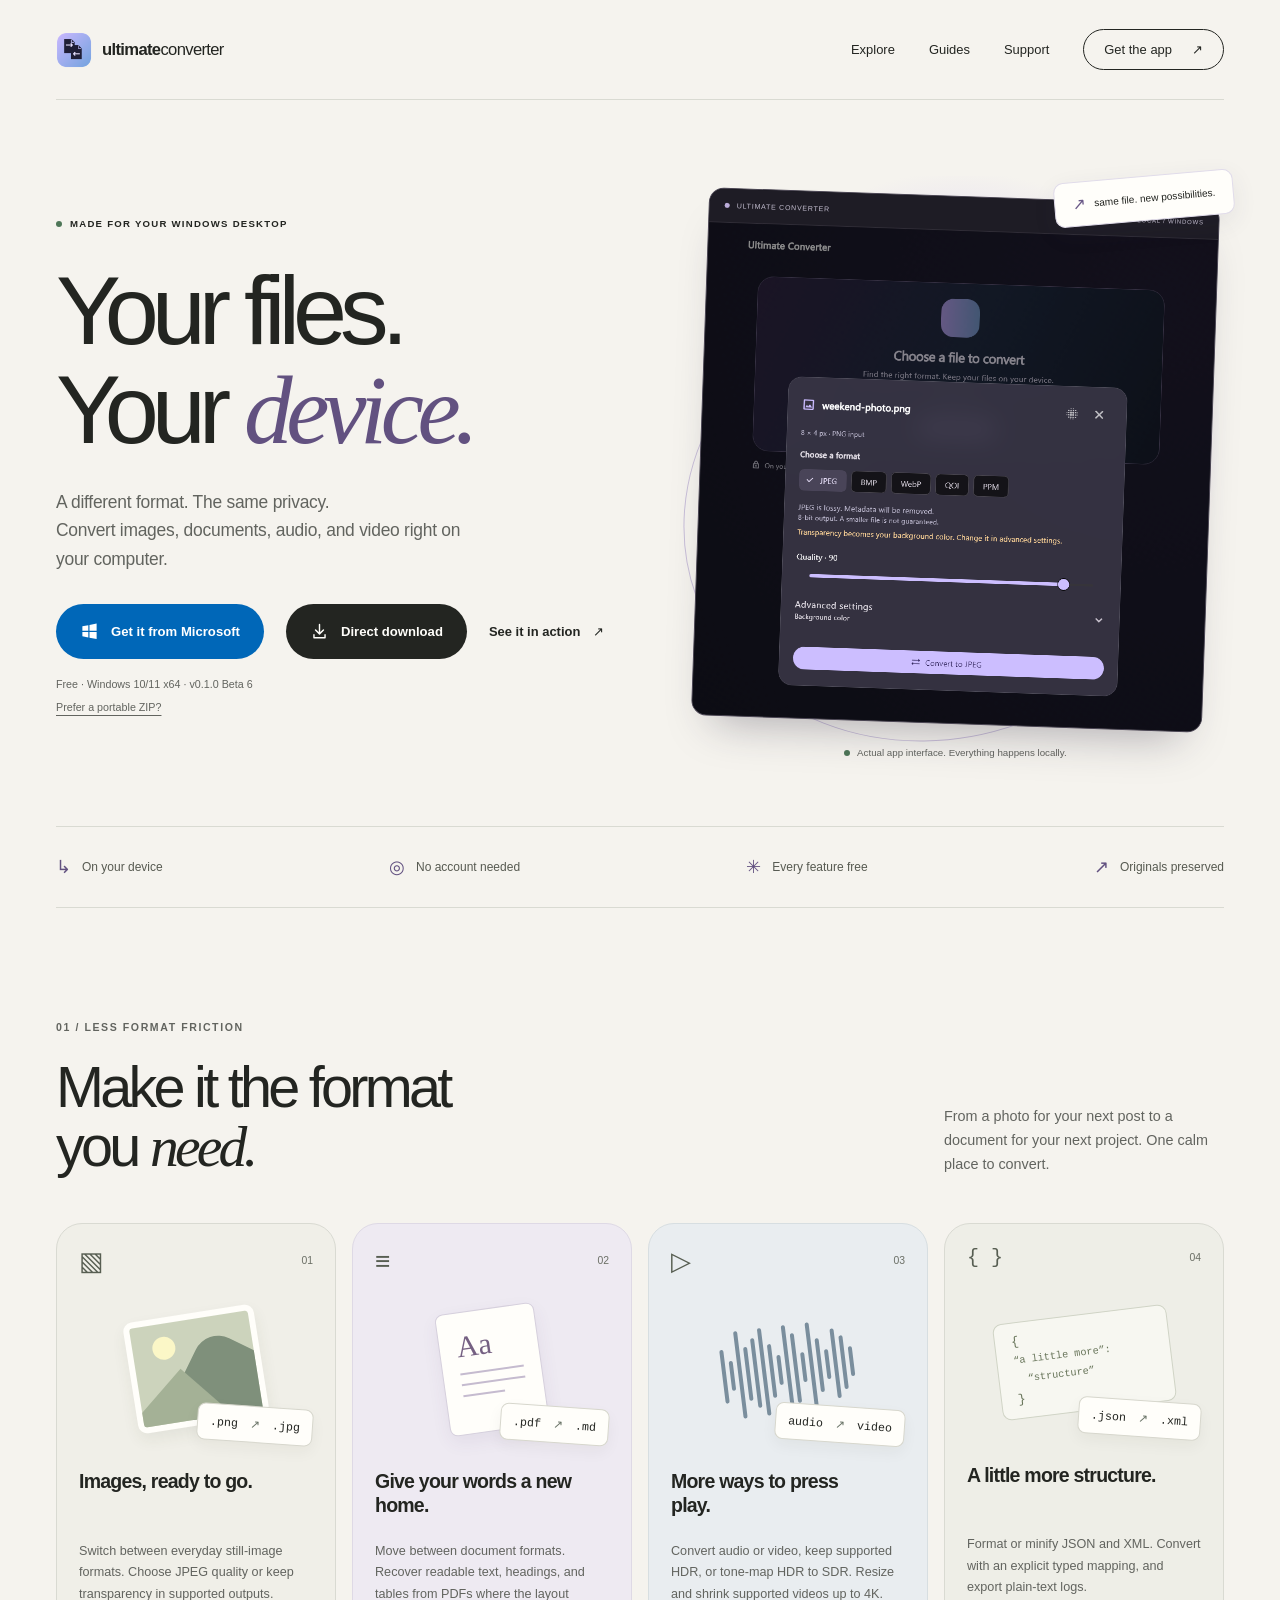
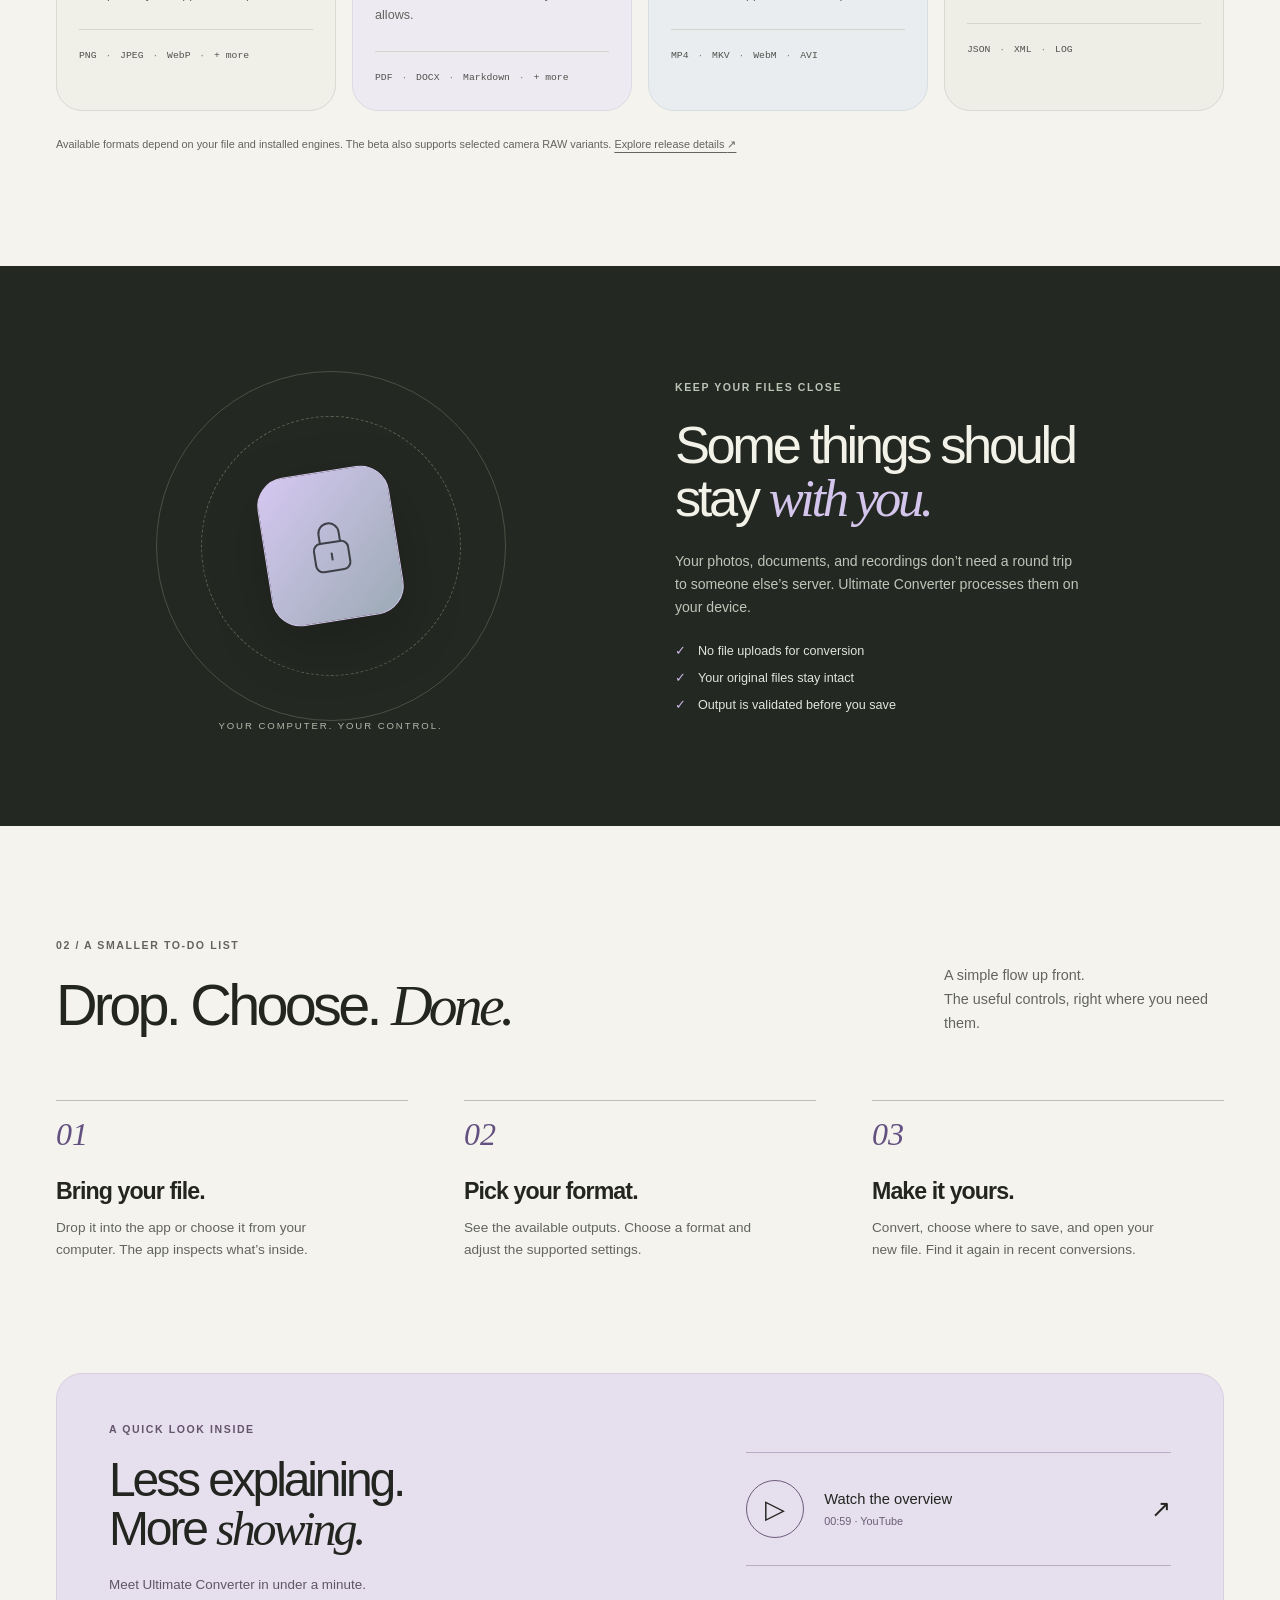
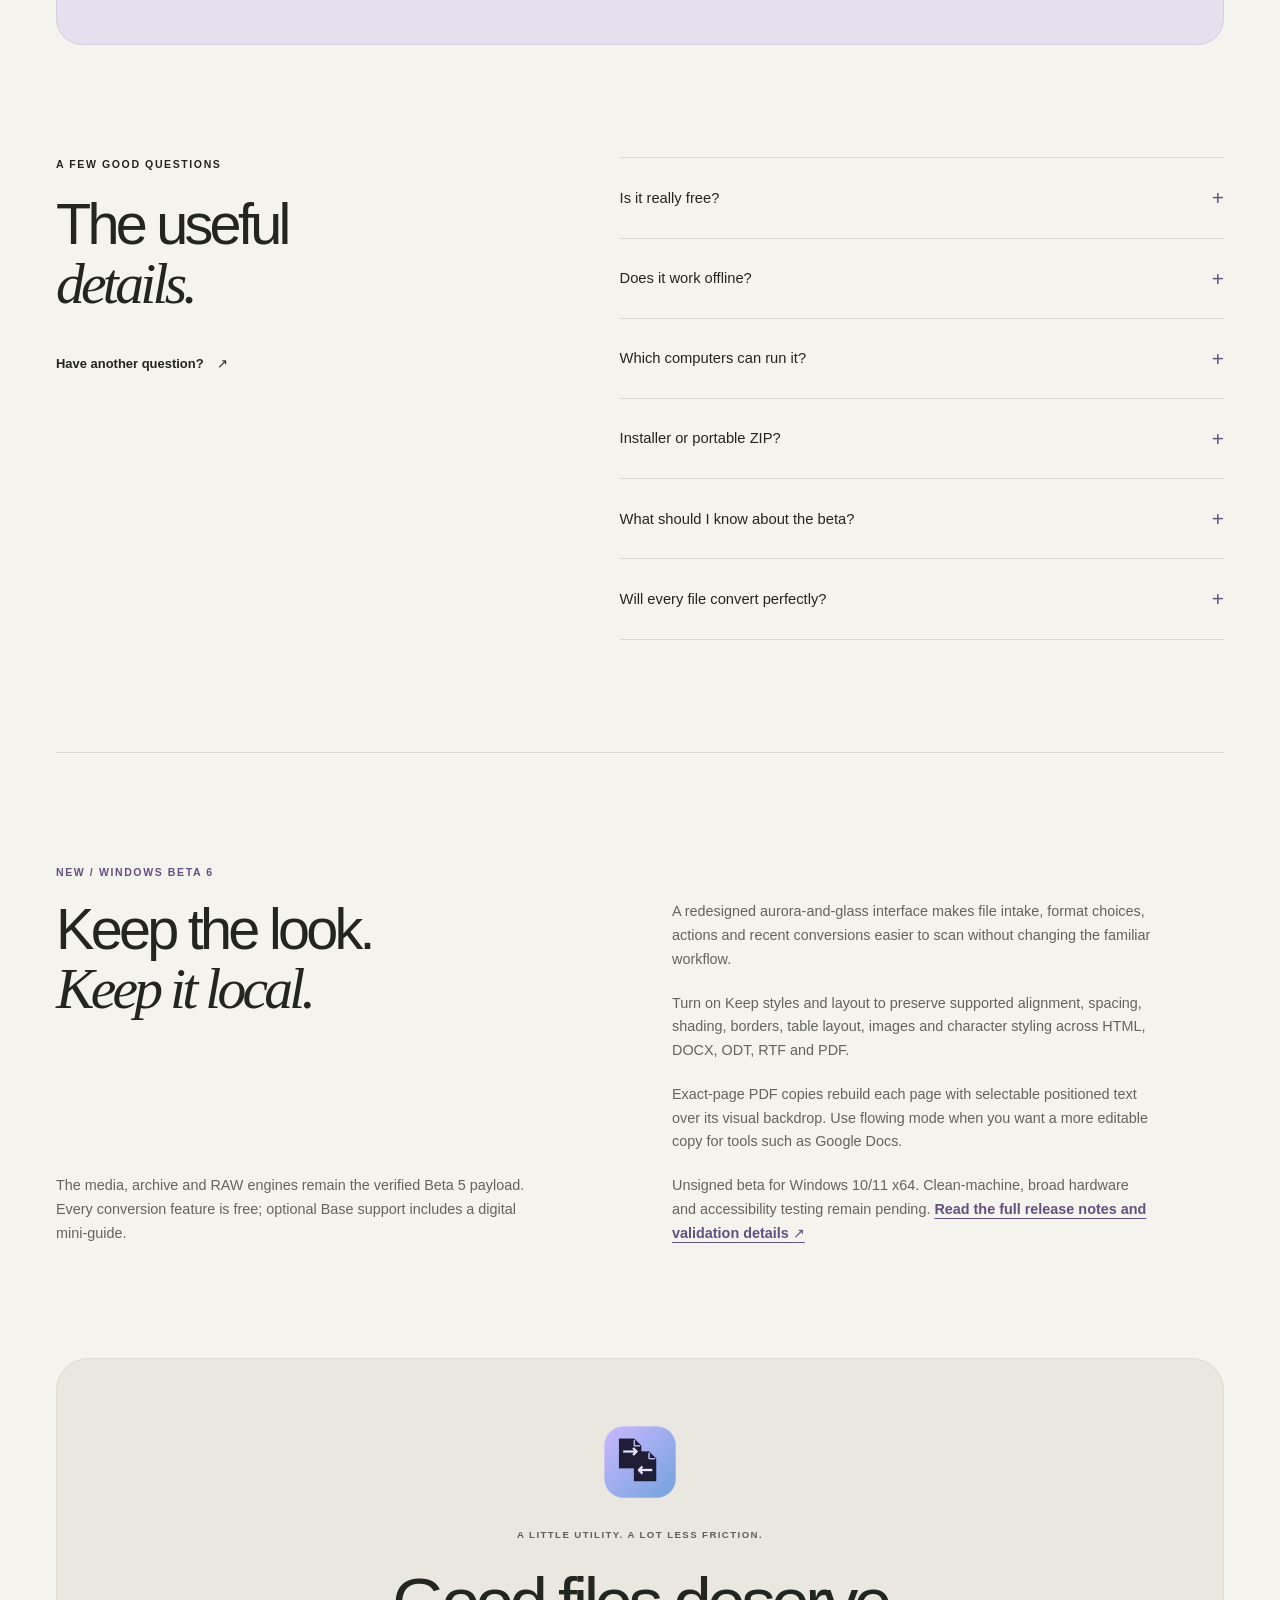
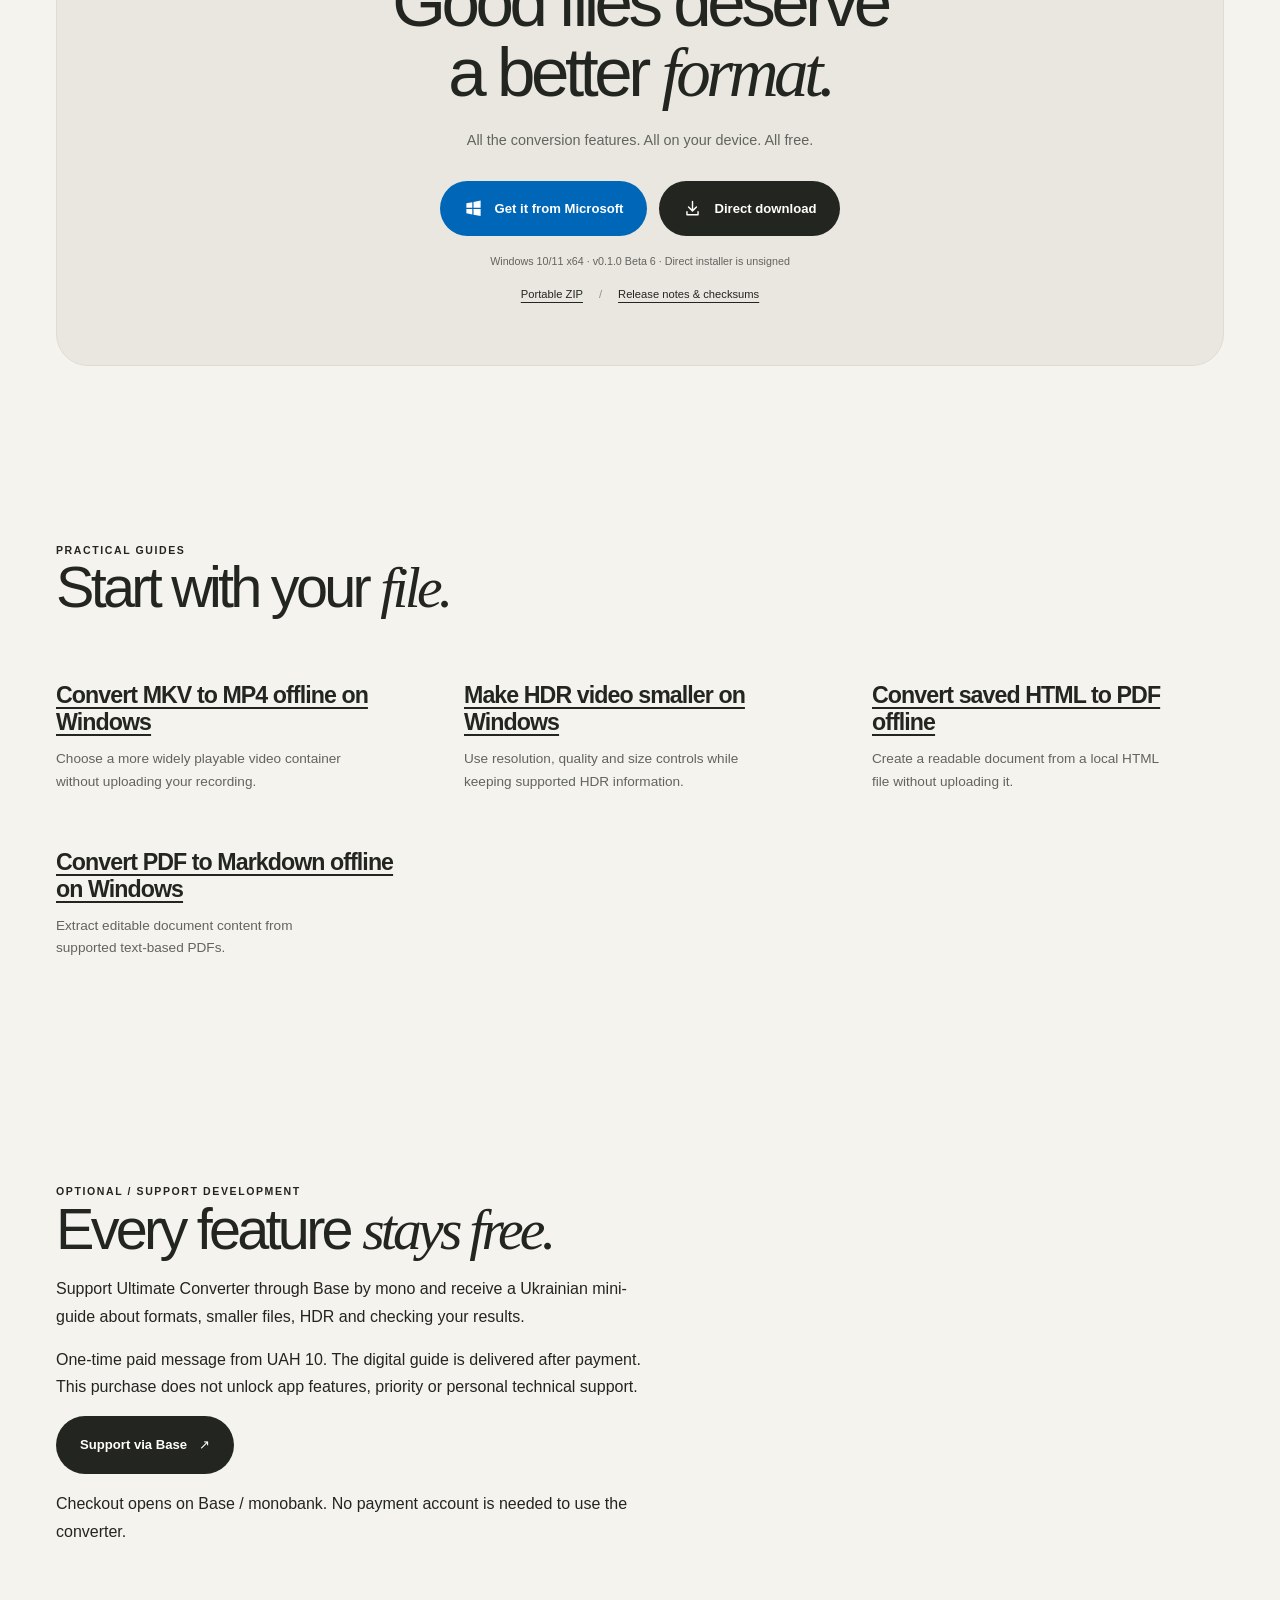
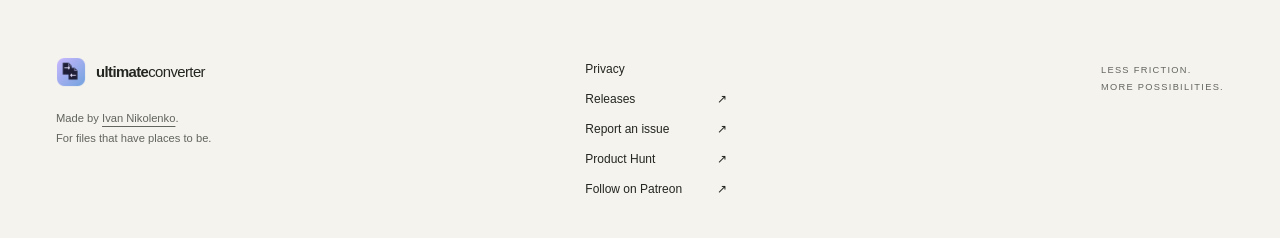
<file: index.html>
<!doctype html>
<html lang="en">
<head>
  <meta charset="utf-8">
  <meta name="viewport" content="width=device-width, initial-scale=1">
  <meta name="theme-color" content="#f5f3ee">
  <title>Ultimate Converter — Your files. Your device.</title>
  <meta name="description" content="Convert images, documents, audio and video on your own device. Every conversion feature is free. Download the Ultimate Converter Windows beta.">
  <link rel="canonical" href="https://nilsenj.github.io/ultimate-converter/">
  <link rel="icon" type="image/png" href="assets/app-icon.png">
  <meta property="og:type" content="website">
  <meta property="og:title" content="Ultimate Converter — Your files. Your device.">
  <meta property="og:description" content="A different format. The same privacy. Free, local file conversion for Windows.">
  <meta property="og:url" content="https://nilsenj.github.io/ultimate-converter/">
  <meta property="og:image" content="https://nilsenj.github.io/ultimate-converter/assets/social-preview.png">
  <meta property="og:image:width" content="1200">
  <meta property="og:image:height" content="630">
  <meta property="og:image:alt" content="Ultimate Converter. Your files. Your device. Free local file conversion for Windows.">
  <meta name="twitter:card" content="summary_large_image">
  <link rel="stylesheet" href="assets/site.css">
<script type="application/ld+json">{"@context": "https://schema.org", "@type": "SoftwareApplication", "name": "Ultimate Converter", "operatingSystem": "Windows 10, Windows 11 (x64)", "applicationCategory": "UtilitiesApplication", "softwareVersion": "0.1.0-beta.6", "url": "https://nilsenj.github.io/ultimate-converter/", "downloadUrl": "https://github.com/nilsenj/ultimate-converter/releases/download/v0.1.0-beta.6/Ultimate-Converter-0.1.0-beta.6-windows-x64-setup.exe", "sameAs": ["https://apps.microsoft.com/detail/9N1XWXT9FFD8", "https://www.producthunt.com/products/ultimate-converter"], "offers": {"@type": "Offer", "price": "0", "priceCurrency": "USD"}, "author": {"@type": "Person", "name": "Ivan Nikolenko"}}</script>
<link rel="sitemap" type="application/xml" href="sitemap.xml">
</head>
<body>
  <a class="skip" href="#main">Skip to content</a>
  <header class="site-header wrap">
    <a class="brand" href="./" aria-label="Ultimate Converter home"><img src="assets/app-icon.png" width="36" height="36" alt=""><span>ultimate<span class="brand-light">converter</span></span></a>
    <nav aria-label="Main navigation"><a href="#features">Explore</a><a href="guides/">Guides</a><a href="#support">Support</a><a class="nav-download" href="#download">Get the app <span aria-hidden="true">↗</span></a></nav>
  </header>
  <main id="main">
    <section class="hero wrap" aria-labelledby="hero-title">
      <div class="hero-copy">
        <div class="eyebrow availability"><span class="status-dot" aria-hidden="true"></span> MADE FOR YOUR WINDOWS DESKTOP</div>
        <h1 id="hero-title">Your files.<br>Your <em>device.</em></h1>
        <p class="hero-description">A different format. The same privacy.<br>Convert images, documents, audio, and video right on your computer.</p>
        <div class="hero-actions"><a class="button store" href="https://apps.microsoft.com/detail/9N1XWXT9FFD8"><svg viewBox="0 0 24 24" aria-hidden="true"><path d="M3 5.5 10.5 4v7H3V5.5Zm9-1.8L21 2v9h-9V3.7ZM3 12.5h7.5v7L3 18v-5.5Zm9 0h9v9l-9-1.7v-7.3Z"/></svg> Get it from Microsoft</a><a class="button primary" href="https://github.com/nilsenj/ultimate-converter/releases/download/v0.1.0-beta.6/Ultimate-Converter-0.1.0-beta.6-windows-x64-setup.exe"><svg viewBox="0 0 24 24" aria-hidden="true"><path d="M12 3v12m-5-5 5 5 5-5M5 16v4h14v-4"/></svg> Direct download</a><a class="text-link" href="#demo">See it in action <span aria-hidden="true">↗</span></a></div>
        <p class="download-note">Free · Windows 10/11 x64 · v0.1.0 Beta 6<br><a href="https://github.com/nilsenj/ultimate-converter/releases/download/v0.1.0-beta.6/Ultimate-Converter-0.1.0-beta.6-windows-x64.zip">Prefer a portable ZIP?</a></p>
      </div>
      <figure class="hero-visual">
        <div class="visual-orbit" aria-hidden="true"></div>
        <span class="file-tag tag-top" aria-hidden="true"><span class="file-symbol">↗</span> same file. new possibilities.</span>
        <div class="app-window"><div class="window-bar" aria-hidden="true"><span class="window-dot"></span><span>ULTIMATE CONVERTER</span><span>LOCAL / WINDOWS</span></div><img class="app-preview" src="assets/conversion-preview.png" alt="Ultimate Converter showing a PNG image, available output formats, a JPEG quality slider, and the Convert to JPEG button." width="900" height="1080" fetchpriority="high"></div>
        <figcaption><span class="status-dot" aria-hidden="true"></span> Actual app interface. Everything happens locally.</figcaption>
      </figure>
    </section>
    <div class="principles wrap" aria-label="App principles"><span><span aria-hidden="true">↳</span> On your device</span><span><span aria-hidden="true">◎</span> No account needed</span><span><span aria-hidden="true">✳</span> Every feature free</span><span><span aria-hidden="true">↗</span> Originals preserved</span></div>

    <section id="features" class="features section wrap" aria-labelledby="features-title">
      <div class="section-heading"><div><p class="eyebrow">01 / LESS FORMAT FRICTION</p><h2 id="features-title">Make it the format<br>you <em>need.</em></h2></div><p>From a photo for your next post to a document for your next project. One calm place to convert.</p></div>
      <div class="feature-grid">
        <article class="feature-card image-card"><div class="card-top"><span class="category-icon" aria-hidden="true">▧</span><span class="card-number">01</span></div><div class="format-art image-art" aria-hidden="true"><div class="photo-tile"><span class="sun"></span><span class="mountain"></span></div><span class="format-chip">.png <b>↗</b> .jpg</span></div><h3>Images, ready to go.</h3><p>Switch between everyday still-image formats. Choose JPEG quality or keep transparency in supported outputs.</p><div class="formats">PNG <span>·</span> JPEG <span>·</span> WebP <span>·</span> + more</div></article>
        <article class="feature-card document-card"><div class="card-top"><span class="category-icon" aria-hidden="true">≡</span><span class="card-number">02</span></div><div class="format-art document-art" aria-hidden="true"><div class="paper"><b>Aa</b><i></i><i></i><i></i></div><span class="format-chip">.pdf <b>↗</b> .md</span></div><h3>Give your words a new home.</h3><p>Move between document formats. Recover readable text, headings, and tables from PDFs where the layout allows.</p><div class="formats">PDF <span>·</span> DOCX <span>·</span> Markdown <span>·</span> + more</div></article>
        <article class="feature-card media-card"><div class="card-top"><span class="category-icon" aria-hidden="true">▷</span><span class="card-number">03</span></div><div class="format-art media-art" aria-hidden="true"><div class="wave"><i></i><i></i><i></i><i></i><i></i><i></i><i></i><i></i><i></i><i></i><i></i><i></i><i></i><i></i><i></i><i></i><i></i></div><span class="format-chip">audio <b>↗</b> video</span></div><h3>More ways to press play.</h3><p>Convert audio or video, keep supported HDR, or tone-map HDR to SDR. Resize and shrink supported videos up to 4K.</p><div class="formats">MP4 <span>·</span> MKV <span>·</span> WebM <span>·</span> AVI</div></article>
        <article class="feature-card text-card"><div class="card-top"><span class="category-icon code-icon" aria-hidden="true">{ }</span><span class="card-number">04</span></div><div class="format-art code-art" aria-hidden="true"><div class="code-lines"><span>{</span><p>“a little more”:</p><p>&nbsp;&nbsp;“structure”</p><span>}</span></div><span class="format-chip">.json <b>↗</b> .xml</span></div><h3>A little more structure.</h3><p>Format or minify JSON and XML. Convert with an explicit typed mapping, and export plain-text logs.</p><div class="formats">JSON <span>·</span> XML <span>·</span> LOG</div></article>
      </div>
      <p class="feature-footnote">Available formats depend on your file and installed engines. The beta also supports selected camera RAW variants. <a href="https://github.com/nilsenj/ultimate-converter/releases/tag/v0.1.0-beta.6">Explore release details <span aria-hidden="true">↗</span></a></p>
    </section>

    <section class="privacy-section" aria-labelledby="privacy-title"><div class="privacy-inner wrap"><div class="privacy-art" aria-hidden="true"><div class="privacy-ring ring-outer"></div><div class="privacy-ring ring-inner"></div><div class="lock-tile"><svg viewBox="0 0 64 64"><rect x="15" y="28" width="34" height="28" rx="7"/><path d="M22 28V19a10 10 0 0 1 20 0v9M32 39v6"/></svg></div><span class="privacy-caption">YOUR COMPUTER. YOUR CONTROL.</span></div><div class="privacy-copy"><p class="eyebrow">KEEP YOUR FILES CLOSE</p><h2 id="privacy-title">Some things should<br>stay <em>with you.</em></h2><p>Your photos, documents, and recordings don’t need a round trip to someone else’s server. Ultimate Converter processes them on your device.</p><ul><li>No file uploads for conversion</li><li>Your original files stay intact</li><li>Output is validated before you save</li></ul></div></div></section>

    <section id="how-it-works" class="workflow section wrap" aria-labelledby="workflow-title"><div class="section-heading"><div><p class="eyebrow">02 / A SMALLER TO-DO LIST</p><h2 id="workflow-title">Drop. Choose. <em>Done.</em></h2></div><p>A simple flow up front.<br>The useful controls, right where you need them.</p></div><div class="steps"><article><span class="step-number">01</span><h3>Bring your file.</h3><p>Drop it into the app or choose it from your computer. The app inspects what’s inside.</p></article><article><span class="step-number">02</span><h3>Pick your format.</h3><p>See the available outputs. Choose a format and adjust the supported settings.</p></article><article><span class="step-number">03</span><h3>Make it yours.</h3><p>Convert, choose where to save, and open your new file. Find it again in recent conversions.</p></article></div></section>

    <section id="demo" class="demo wrap" aria-labelledby="demo-title"><div><p class="eyebrow">A QUICK LOOK INSIDE</p><h2 id="demo-title">Less explaining.<br>More <em>showing.</em></h2><p>Meet Ultimate Converter in under a minute.</p></div><a class="demo-link" href="https://youtube.com/shorts/-9uI7JuB4JE" aria-label="Watch the Ultimate Converter overview on YouTube, 59 seconds"><span class="play" aria-hidden="true">▷</span><span>Watch the overview<small>00:59 · YouTube</small></span><span class="demo-arrow" aria-hidden="true">↗</span></a></section>

    <section class="faq-section section wrap" aria-labelledby="faq-title"><div class="faq-heading"><p class="eyebrow">A FEW GOOD QUESTIONS</p><h2 id="faq-title">The useful<br><em>details.</em></h2><a class="text-link" href="https://github.com/nilsenj/ultimate-converter/issues">Have another question? <span aria-hidden="true">↗</span></a></div><div class="faq-list">
      <details><summary>Is it really free?<span aria-hidden="true">+</span></summary><p>Yes. Every shipped conversion feature is free, with no account or paid subscription required. Following or supporting the project doesn’t unlock conversion features.</p></details>
      <details><summary>Does it work offline?<span aria-hidden="true">+</span></summary><p>Yes. Conversion happens on your computer. The installer includes the conversion engines and runtime libraries. You need an internet connection to download the app or open external project links.</p></details>
      <details><summary>Which computers can run it?<span aria-hidden="true">+</span></summary><p>This release targets Windows 10 and 11 on x64 computers. macOS, Linux, Android, and iOS downloads aren’t available in this release. Broad hardware and clean-machine testing are still in progress.</p></details>
      <details><summary>Installer or portable ZIP?<span aria-hidden="true">+</span></summary><p>The installer adds the app for your Windows account, a Start menu shortcut, and an uninstaller. No administrator access is required. For the portable version, extract the entire ZIP and run ultimate_converter.exe with its included files and folders alongside it.</p></details>
      <details><summary>What should I know about the beta?<span aria-hidden="true">+</span></summary><p>The app and installer are unsigned, so Windows may display an unknown-publisher or reputation warning. The beta has been tested on the developer’s Windows machine; broader compatibility and accessibility checks are still pending. Use the official release and review its notes before installing.</p></details>
      <details><summary>Will every file convert perfectly?<span aria-hidden="true">+</span></summary><p>Some conversions are lossy, and formats have different limits. Complex PDF layouts can change, and scanned PDFs have no OCR in this beta. Still-image conversions are limited to 32 MiB and 4 million pixels. Animated images, encrypted documents, and unsupported codecs or RAW variants may be rejected. HDR supports PQ/HLG and Dolby Vision profile 8 with an HDR10-compatible base layer. Re-encoding that base discards dynamic metadata with your consent; supported HEVC copying to MKV preserves it. Size goals may fail safely if they cannot be met. Full-length 50 GB stress tests and HDR-screen fidelity checks remain pending. JSON/XML conversion uses the app’s typed mapping. Keep your originals and review important outputs.</p></details>
    </div></section>

    <section id="release-notes" class="section wrap" aria-labelledby="release-title"><p class="eyebrow">NEW / WINDOWS BETA 6</p><h2 id="release-title">Keep the look.<br><em>Keep it local.</em></h2><p>A redesigned aurora-and-glass interface makes file intake, format choices, actions and recent conversions easier to scan without changing the familiar workflow.</p><p>Turn on Keep styles and layout to preserve supported alignment, spacing, shading, borders, table layout, images and character styling across HTML, DOCX, ODT, RTF and PDF.</p><p>Exact-page PDF copies rebuild each page with selectable positioned text over its visual backdrop. Use flowing mode when you want a more editable copy for tools such as Google Docs.</p><p>The media, archive and RAW engines remain the verified Beta 5 payload. Every conversion feature is free; optional Base support includes a digital mini-guide.</p><p>Unsigned beta for Windows 10/11 x64. Clean-machine, broad hardware and accessibility testing remain pending. <a href="https://github.com/nilsenj/ultimate-converter/releases/tag/v0.1.0-beta.6">Read the full release notes and validation details <span aria-hidden="true">↗</span></a></p></section>

    <section id="download" class="download-section wrap" aria-labelledby="download-title"><div class="download-inner"><img src="assets/app-icon.png" width="76" height="76" alt="" loading="lazy"><p class="eyebrow">A LITTLE UTILITY. A LOT LESS FRICTION.</p><h2 id="download-title">Good files deserve<br>a better <em>format.</em></h2><p>All the conversion features. All on your device. All free.</p><div class="download-buttons"><a class="button store" href="https://apps.microsoft.com/detail/9N1XWXT9FFD8"><svg viewBox="0 0 24 24" aria-hidden="true"><path d="M3 5.5 10.5 4v7H3V5.5Zm9-1.8L21 2v9h-9V3.7ZM3 12.5h7.5v7L3 18v-5.5Zm9 0h9v9l-9-1.7v-7.3Z"/></svg> Get it from Microsoft</a><a class="button primary" href="https://github.com/nilsenj/ultimate-converter/releases/download/v0.1.0-beta.6/Ultimate-Converter-0.1.0-beta.6-windows-x64-setup.exe"><svg viewBox="0 0 24 24" aria-hidden="true"><path d="M12 3v12m-5-5 5 5 5-5M5 16v4h14v-4"/></svg> Direct download</a></div><p class="download-note">Windows 10/11 x64 · v0.1.0 Beta 6 · Direct installer is unsigned</p><div class="download-alternatives"><a href="https://github.com/nilsenj/ultimate-converter/releases/download/v0.1.0-beta.6/Ultimate-Converter-0.1.0-beta.6-windows-x64.zip">Portable ZIP</a><span aria-hidden="true">/</span><a href="https://github.com/nilsenj/ultimate-converter/releases/tag/v0.1.0-beta.6">Release notes &amp; checksums</a></div></div></section>
<section class="section wrap" aria-labelledby="guides-title"><p class="eyebrow">PRACTICAL GUIDES</p><h2 id="guides-title">Start with your <em>file.</em></h2><div class="steps"><article><h3><a href="guides/mkv-to-mp4.html">Convert MKV to MP4 offline on Windows</a></h3><p>Choose a more widely playable video container without uploading your recording.</p></article><article><h3><a href="guides/shrink-hdr-video.html">Make HDR video smaller on Windows</a></h3><p>Use resolution, quality and size controls while keeping supported HDR information.</p></article><article><h3><a href="guides/html-to-pdf.html">Convert saved HTML to PDF offline</a></h3><p>Create a readable document from a local HTML file without uploading it.</p></article><article><h3><a href="guides/pdf-to-markdown.html">Convert PDF to Markdown offline on Windows</a></h3><p>Extract editable document content from supported text-based PDFs.</p></article></div></section>
    <section id="support" class="section wrap" aria-labelledby="support-title"><p class="eyebrow">OPTIONAL / SUPPORT DEVELOPMENT</p><h2 id="support-title">Every feature <em>stays free.</em></h2><p>Support Ultimate Converter through Base by mono and receive a Ukrainian mini-guide about formats, smaller files, HDR and checking your results.</p><p>One-time paid message from UAH 10. The digital guide is delivered after payment. This purchase does not unlock app features, priority or personal technical support.</p><p><a class="button primary" href="https://base.monobank.ua/Ck8dMrxpTM4C44">Support via Base <span aria-hidden="true">↗</span></a></p><p>Checkout opens on Base / monobank. No payment account is needed to use the converter.</p></section>
  </main>
  <footer class="site-footer wrap"><div><a class="brand" href="./"><img src="assets/app-icon.png" width="30" height="30" alt=""><span>ultimate<span class="brand-light">converter</span></span></a><p>Made by <a href="https://github.com/nilsenj">Ivan Nikolenko</a>.<br>For files that have places to be.</p></div><nav aria-label="Footer"><a href="privacy.html">Privacy</a><a href="https://github.com/nilsenj/ultimate-converter/releases">Releases <span aria-hidden="true">↗</span></a><a href="https://github.com/nilsenj/ultimate-converter/issues">Report an issue <span aria-hidden="true">↗</span></a><a href="https://www.producthunt.com/products/ultimate-converter">Product Hunt <span aria-hidden="true">↗</span></a><a href="https://www.patreon.com/c/u4982665">Follow on Patreon <span aria-hidden="true">↗</span></a></nav><span class="footer-note">LESS FRICTION.<br>MORE POSSIBILITIES.</span></footer>
</body>
</html>
</file>
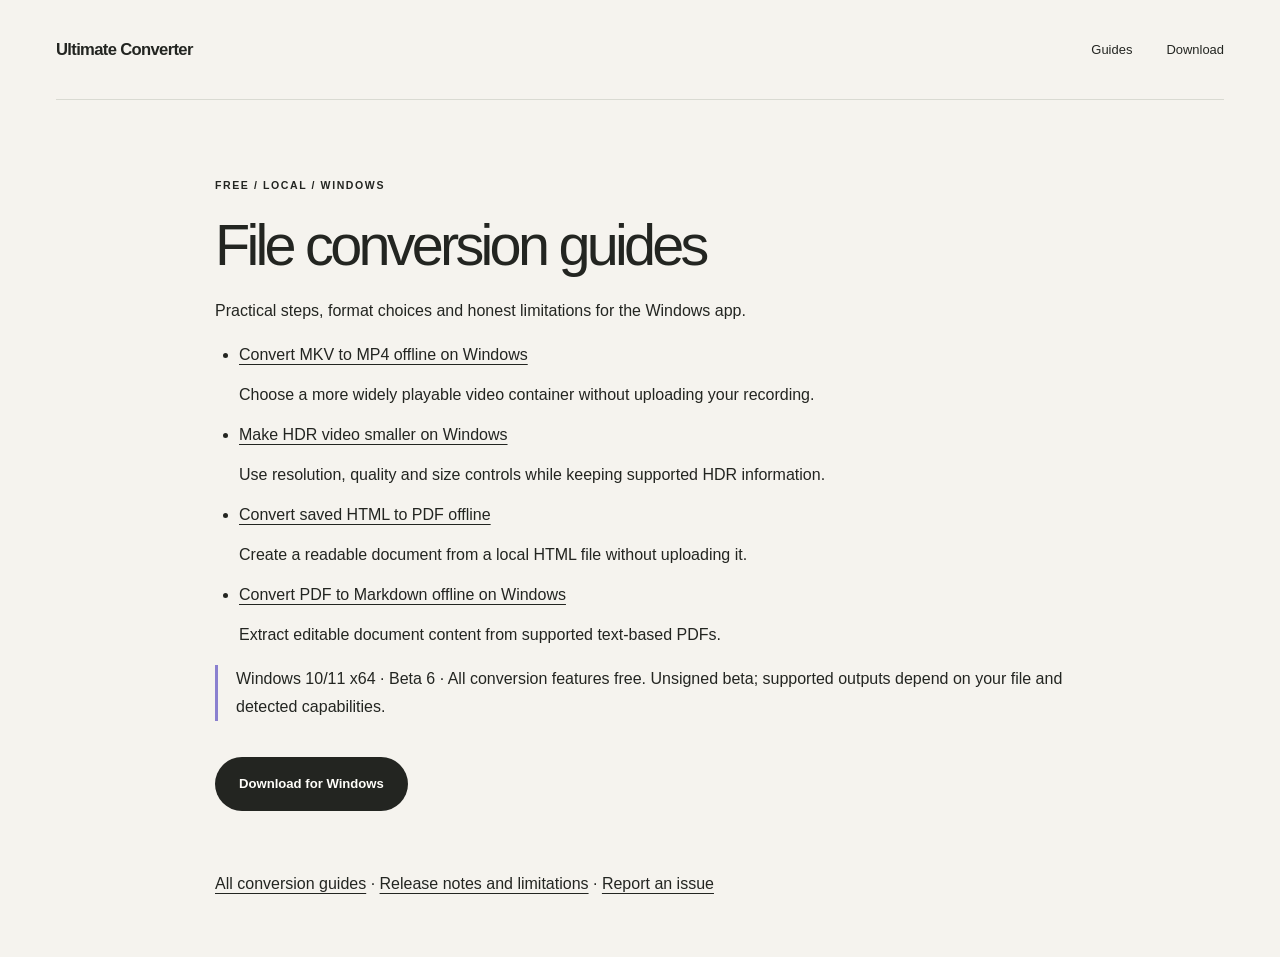
<file: guides/index.html>
<!doctype html>
<html lang="en"><head><meta charset="utf-8"><meta name="viewport" content="width=device-width,initial-scale=1"><title>File conversion guides | Ultimate Converter</title><meta name="description" content="Practical steps, format choices and honest limitations for the Windows app."><link rel="canonical" href="https://nilsenj.github.io/ultimate-converter/guides/"><link rel="stylesheet" href="../assets/site.css"><link rel="icon" href="../assets/app-icon.png"><meta property="og:title" content="File conversion guides"><meta property="og:description" content="Practical steps, format choices and honest limitations for the Windows app."><meta property="og:url" content="https://nilsenj.github.io/ultimate-converter/guides/"><meta property="og:type" content="article"><meta property="og:image" content="https://nilsenj.github.io/ultimate-converter/assets/social-preview.png"></head>
<body><a class="skip" href="#main">Skip to content</a><header class="site-header wrap"><a class="brand" href="../">Ultimate Converter</a><nav aria-label="Main navigation"><a href="./">Guides</a><a href="../#download">Download</a></nav></header><main id="main" class="guide wrap"><p class="eyebrow">FREE / LOCAL / WINDOWS</p><h1>File conversion guides</h1><p>Practical steps, format choices and honest limitations for the Windows app.</p><ul><li><a href="mkv-to-mp4.html">Convert MKV to MP4 offline on Windows</a><p>Choose a more widely playable video container without uploading your recording.</p></li><li><a href="shrink-hdr-video.html">Make HDR video smaller on Windows</a><p>Use resolution, quality and size controls while keeping supported HDR information.</p></li><li><a href="html-to-pdf.html">Convert saved HTML to PDF offline</a><p>Create a readable document from a local HTML file without uploading it.</p></li><li><a href="pdf-to-markdown.html">Convert PDF to Markdown offline on Windows</a><p>Extract editable document content from supported text-based PDFs.</p></li></ul><p class="guide-note">Windows 10/11 x64 · Beta 6 · All conversion features free. Unsigned beta; supported outputs depend on your file and detected capabilities.</p><a class="button primary" href="../#download">Download for Windows</a><nav aria-label="More resources"><a href="./">All conversion guides</a> · <a href="https://github.com/nilsenj/ultimate-converter/releases/tag/v0.1.0-beta.6">Release notes and limitations</a> · <a href="https://github.com/nilsenj/ultimate-converter/issues">Report an issue</a></nav></main></body></html>
</file>
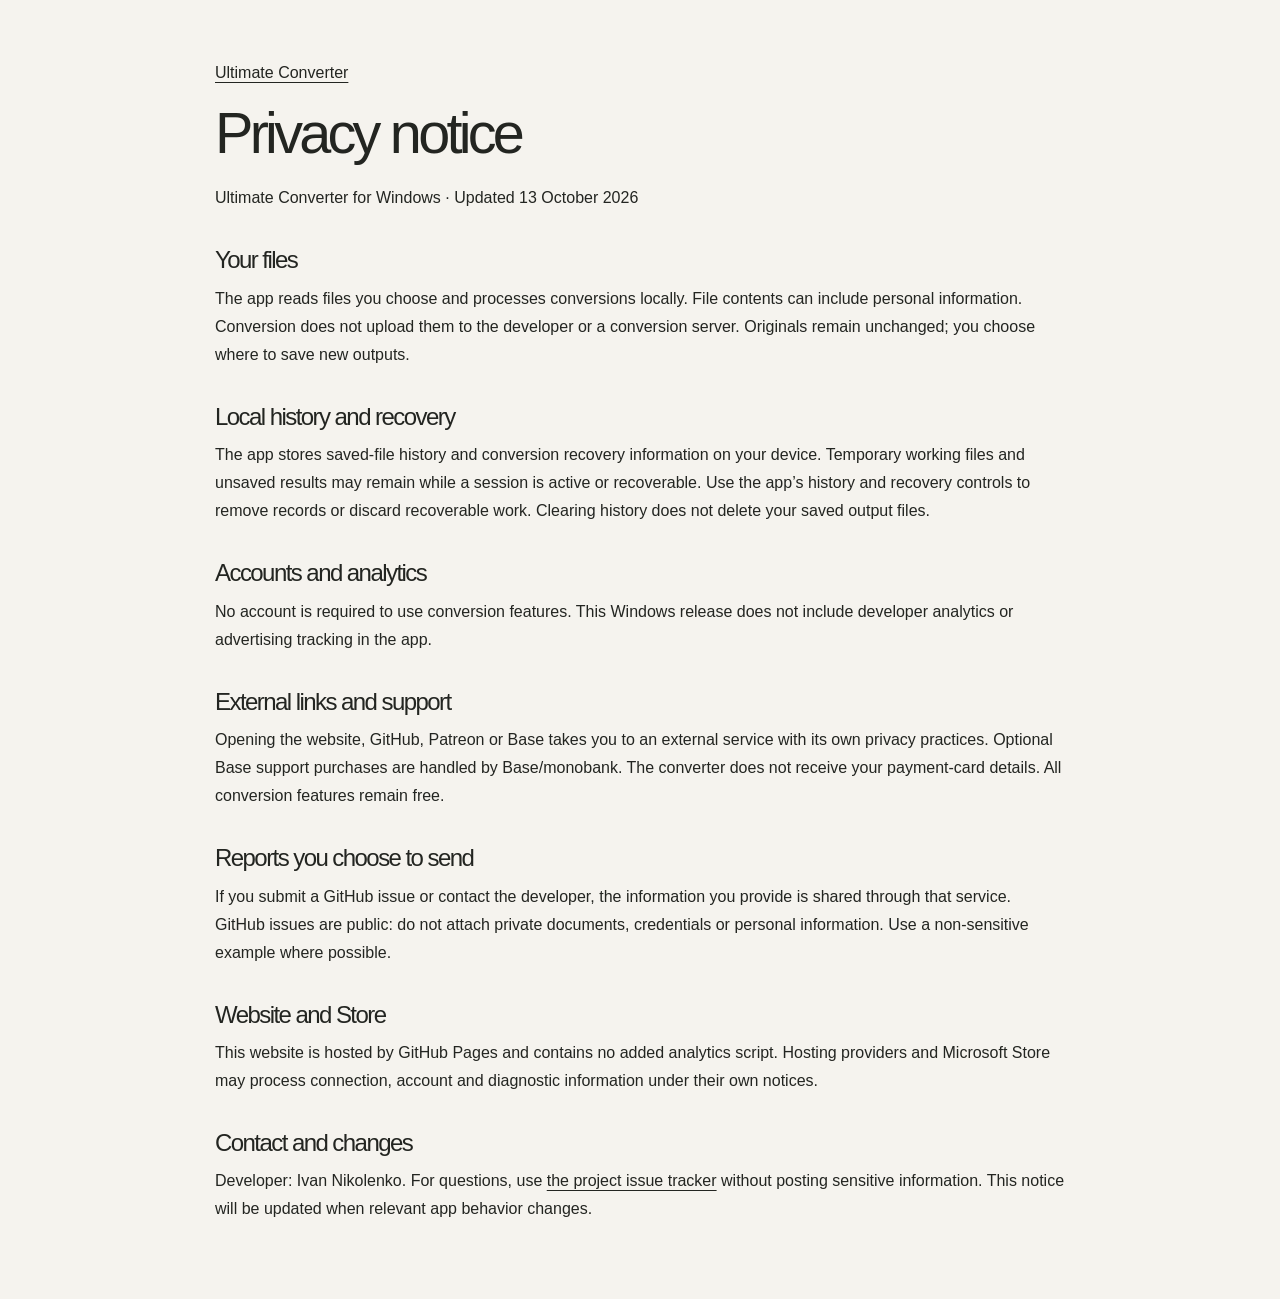
<file: privacy.html>
<!doctype html><html lang="en"><head><meta charset="utf-8"><meta name="viewport" content="width=device-width,initial-scale=1"><title>Privacy | Ultimate Converter</title><link rel="stylesheet" href="assets/site.css"><link rel="canonical" href="https://nilsenj.github.io/ultimate-converter/privacy.html"></head><body><main class="guide wrap"><a href="./">Ultimate Converter</a><h1>Privacy notice</h1><p>Ultimate Converter for Windows · Updated 13 October 2026</p><h2>Your files</h2><p>The app reads files you choose and processes conversions locally. File contents can include personal information. Conversion does not upload them to the developer or a conversion server. Originals remain unchanged; you choose where to save new outputs.</p><h2>Local history and recovery</h2><p>The app stores saved-file history and conversion recovery information on your device. Temporary working files and unsaved results may remain while a session is active or recoverable. Use the app’s history and recovery controls to remove records or discard recoverable work. Clearing history does not delete your saved output files.</p><h2>Accounts and analytics</h2><p>No account is required to use conversion features. This Windows release does not include developer analytics or advertising tracking in the app.</p><h2>External links and support</h2><p>Opening the website, GitHub, Patreon or Base takes you to an external service with its own privacy practices. Optional Base support purchases are handled by Base/monobank. The converter does not receive your payment-card details. All conversion features remain free.</p><h2>Reports you choose to send</h2><p>If you submit a GitHub issue or contact the developer, the information you provide is shared through that service. GitHub issues are public: do not attach private documents, credentials or personal information. Use a non-sensitive example where possible.</p><h2>Website and Store</h2><p>This website is hosted by GitHub Pages and contains no added analytics script. Hosting providers and Microsoft Store may process connection, account and diagnostic information under their own notices.</p><h2>Contact and changes</h2><p>Developer: Ivan Nikolenko. For questions, use <a href="https://github.com/nilsenj/ultimate-converter/issues">the project issue tracker</a> without posting sensitive information. This notice will be updated when relevant app behavior changes.</p></main></body></html>
</file>
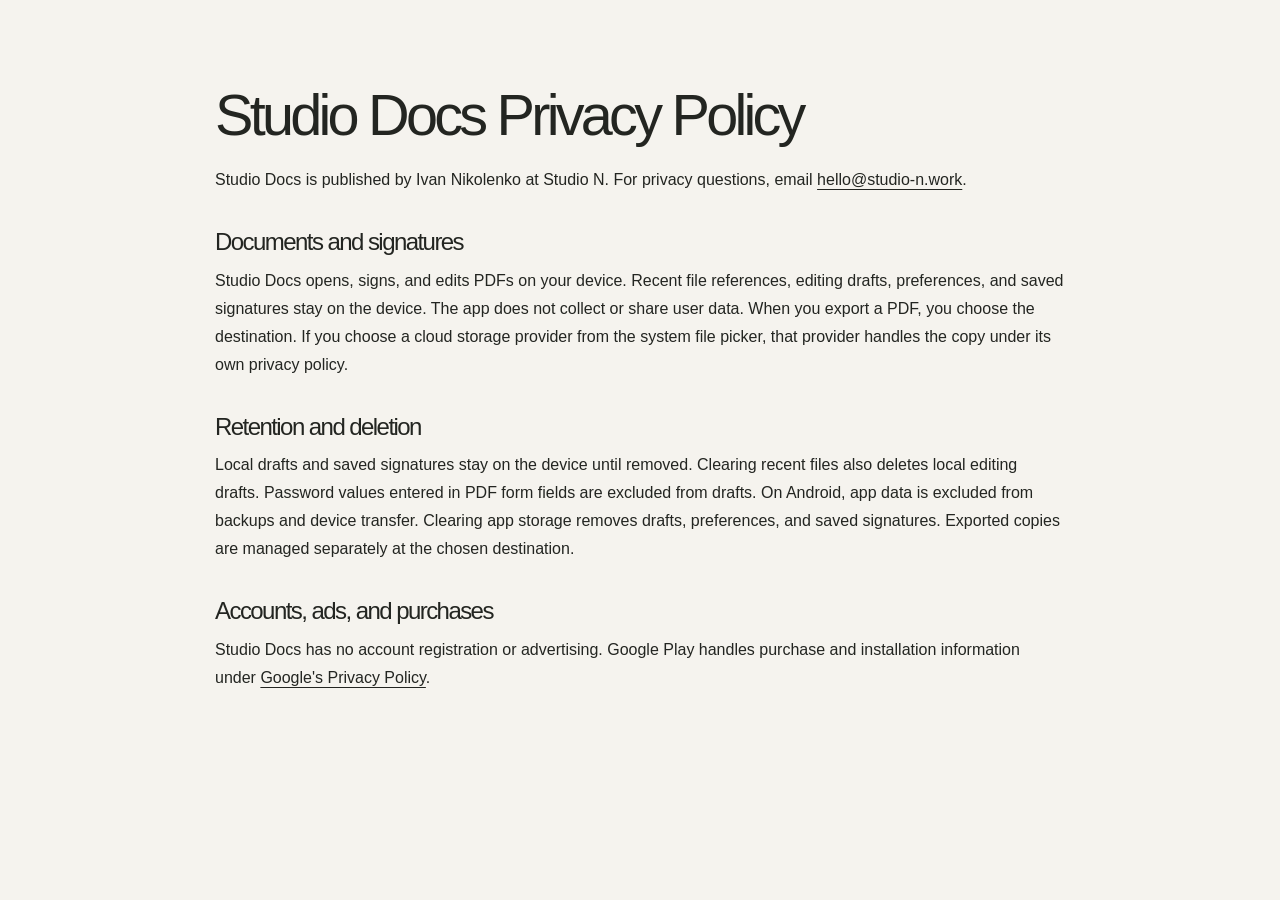
<file: studio-docs-privacy.html>
<!doctype html>
<html lang="en">
<head>
  <meta charset="utf-8">
  <meta name="viewport" content="width=device-width, initial-scale=1">
  <title>Studio Docs Privacy Policy</title>
  <link rel="stylesheet" href="assets/site.css">
</head>
<body>
<main class="guide wrap">
  <h1>Studio Docs Privacy Policy</h1>
  <p>Studio Docs is published by Ivan Nikolenko at Studio N. For privacy questions, email <a href="mailto:hello@studio-n.work">hello@studio-n.work</a>.</p>
  <h2>Documents and signatures</h2>
  <p>Studio Docs opens, signs, and edits PDFs on your device. Recent file references, editing drafts, preferences, and saved signatures stay on the device. The app does not collect or share user data. When you export a PDF, you choose the destination. If you choose a cloud storage provider from the system file picker, that provider handles the copy under its own privacy policy.</p>
  <h2>Retention and deletion</h2>
  <p>Local drafts and saved signatures stay on the device until removed. Clearing recent files also deletes local editing drafts. Password values entered in PDF form fields are excluded from drafts. On Android, app data is excluded from backups and device transfer. Clearing app storage removes drafts, preferences, and saved signatures. Exported copies are managed separately at the chosen destination.</p>
  <h2>Accounts, ads, and purchases</h2>
  <p>Studio Docs has no account registration or advertising. Google Play handles purchase and installation information under <a href="https://policies.google.com/privacy">Google's Privacy Policy</a>.</p>
</main>
</body>
</html>
</file>
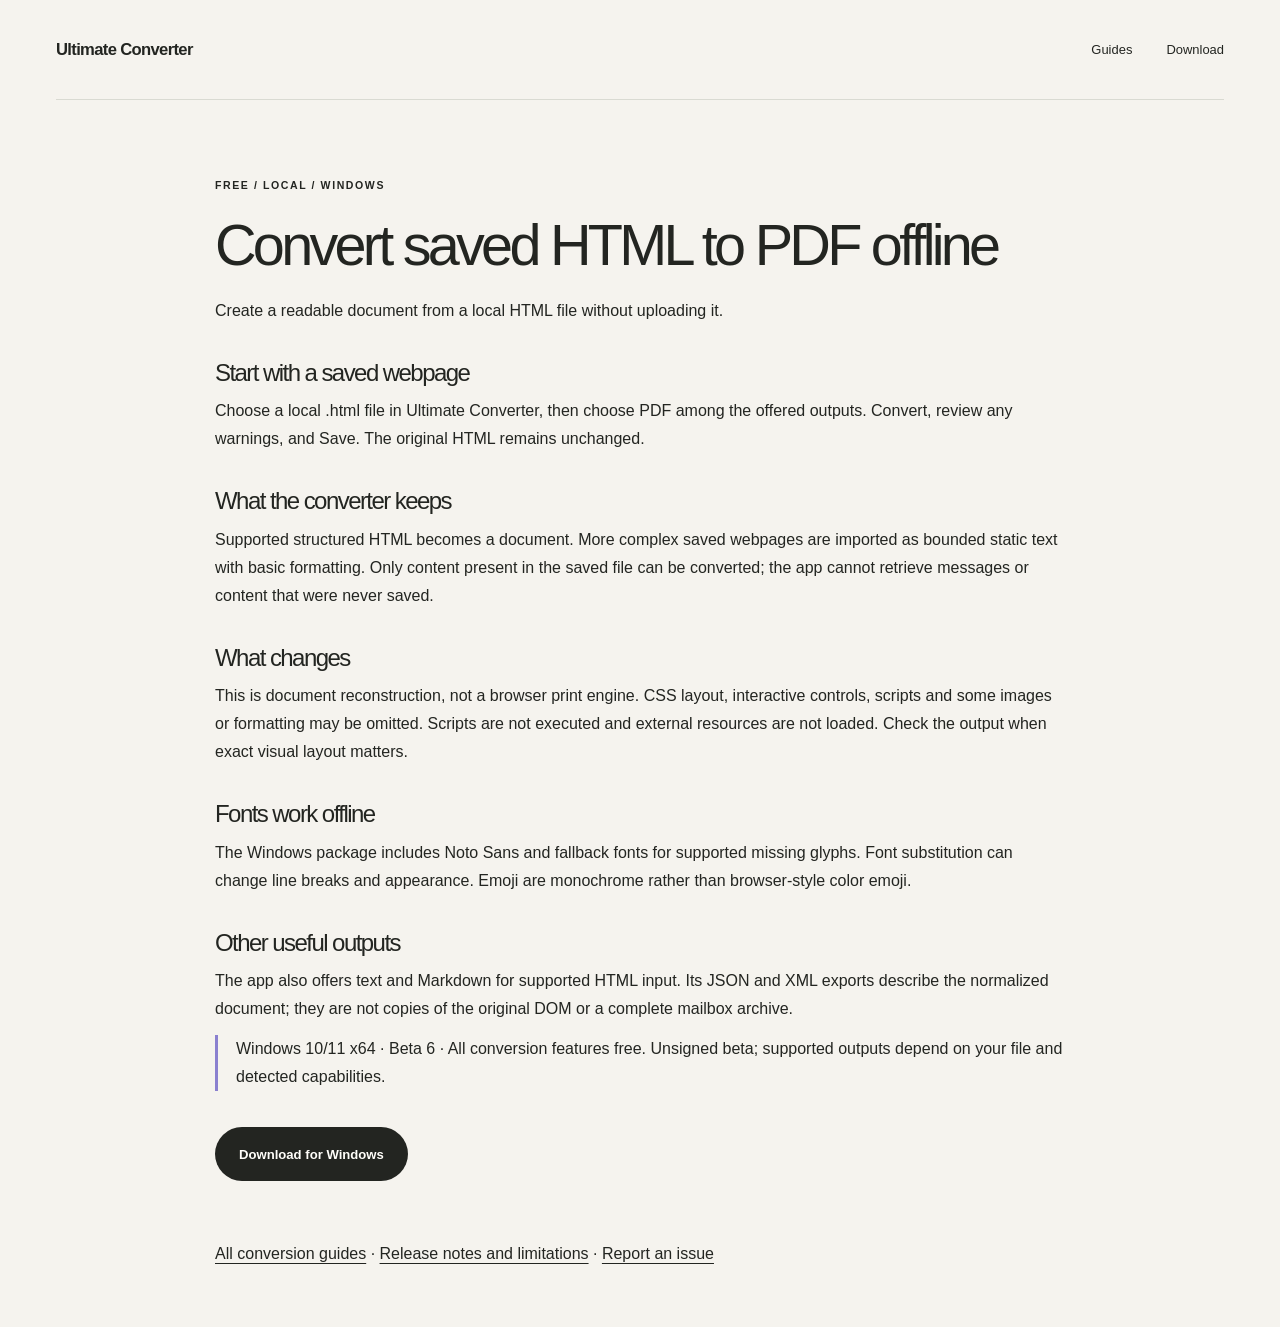
<file: guides/html-to-pdf.html>
<!doctype html>
<html lang="en"><head><meta charset="utf-8"><meta name="viewport" content="width=device-width,initial-scale=1"><title>Convert saved HTML to PDF offline | Ultimate Converter</title><meta name="description" content="Create a readable document from a local HTML file without uploading it."><link rel="canonical" href="https://nilsenj.github.io/ultimate-converter/guides/html-to-pdf.html"><link rel="stylesheet" href="../assets/site.css"><link rel="icon" href="../assets/app-icon.png"><meta property="og:title" content="Convert saved HTML to PDF offline"><meta property="og:description" content="Create a readable document from a local HTML file without uploading it."><meta property="og:url" content="https://nilsenj.github.io/ultimate-converter/guides/html-to-pdf.html"><meta property="og:type" content="article"><meta property="og:image" content="https://nilsenj.github.io/ultimate-converter/assets/social-preview.png"></head>
<body><a class="skip" href="#main">Skip to content</a><header class="site-header wrap"><a class="brand" href="../">Ultimate Converter</a><nav aria-label="Main navigation"><a href="./">Guides</a><a href="../#download">Download</a></nav></header><main id="main" class="guide wrap"><p class="eyebrow">FREE / LOCAL / WINDOWS</p><h1>Convert saved HTML to PDF offline</h1><p>Create a readable document from a local HTML file without uploading it.</p><section><h2>Start with a saved webpage</h2><p>Choose a local .html file in Ultimate Converter, then choose PDF among the offered outputs. Convert, review any warnings, and Save. The original HTML remains unchanged.</p></section><section><h2>What the converter keeps</h2><p>Supported structured HTML becomes a document. More complex saved webpages are imported as bounded static text with basic formatting. Only content present in the saved file can be converted; the app cannot retrieve messages or content that were never saved.</p></section><section><h2>What changes</h2><p>This is document reconstruction, not a browser print engine. CSS layout, interactive controls, scripts and some images or formatting may be omitted. Scripts are not executed and external resources are not loaded. Check the output when exact visual layout matters.</p></section><section><h2>Fonts work offline</h2><p>The Windows package includes Noto Sans and fallback fonts for supported missing glyphs. Font substitution can change line breaks and appearance. Emoji are monochrome rather than browser-style color emoji.</p></section><section><h2>Other useful outputs</h2><p>The app also offers text and Markdown for supported HTML input. Its JSON and XML exports describe the normalized document; they are not copies of the original DOM or a complete mailbox archive.</p></section><p class="guide-note">Windows 10/11 x64 · Beta 6 · All conversion features free. Unsigned beta; supported outputs depend on your file and detected capabilities.</p><a class="button primary" href="../#download">Download for Windows</a><nav aria-label="More resources"><a href="./">All conversion guides</a> · <a href="https://github.com/nilsenj/ultimate-converter/releases/tag/v0.1.0-beta.6">Release notes and limitations</a> · <a href="https://github.com/nilsenj/ultimate-converter/issues">Report an issue</a></nav></main></body></html>
</file>
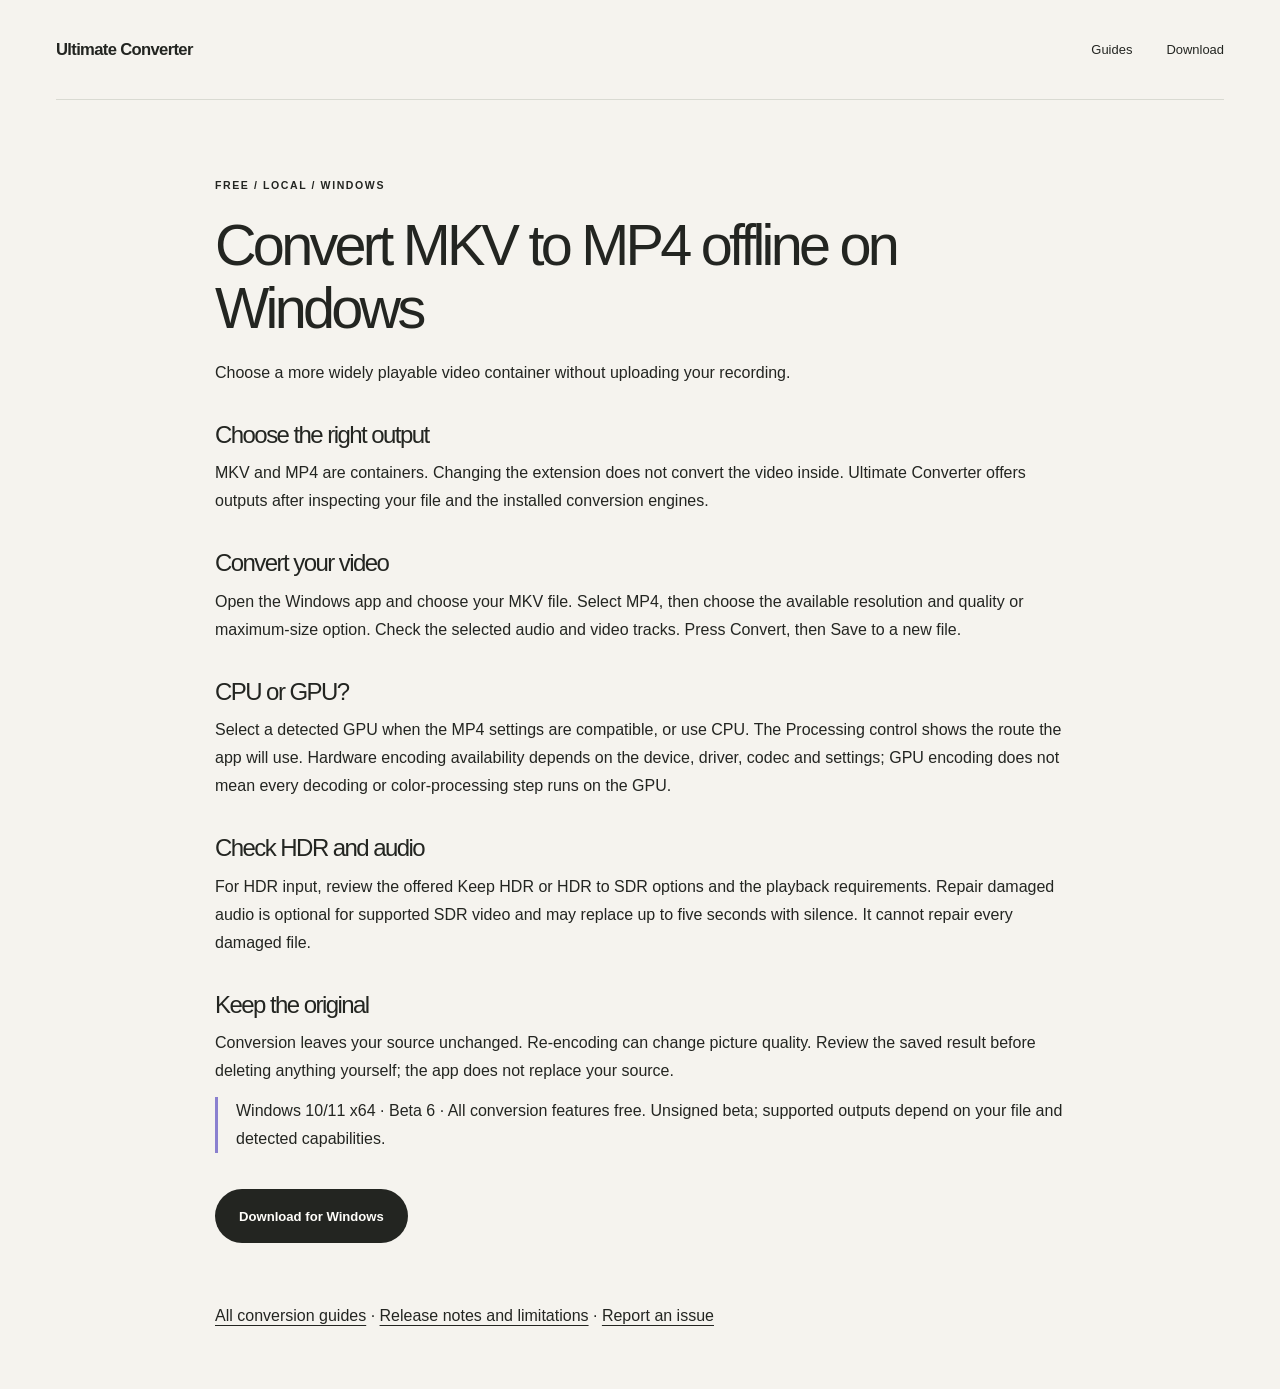
<file: guides/mkv-to-mp4.html>
<!doctype html>
<html lang="en"><head><meta charset="utf-8"><meta name="viewport" content="width=device-width,initial-scale=1"><title>Convert MKV to MP4 offline on Windows | Ultimate Converter</title><meta name="description" content="Choose a more widely playable video container without uploading your recording."><link rel="canonical" href="https://nilsenj.github.io/ultimate-converter/guides/mkv-to-mp4.html"><link rel="stylesheet" href="../assets/site.css"><link rel="icon" href="../assets/app-icon.png"><meta property="og:title" content="Convert MKV to MP4 offline on Windows"><meta property="og:description" content="Choose a more widely playable video container without uploading your recording."><meta property="og:url" content="https://nilsenj.github.io/ultimate-converter/guides/mkv-to-mp4.html"><meta property="og:type" content="article"><meta property="og:image" content="https://nilsenj.github.io/ultimate-converter/assets/social-preview.png"></head>
<body><a class="skip" href="#main">Skip to content</a><header class="site-header wrap"><a class="brand" href="../">Ultimate Converter</a><nav aria-label="Main navigation"><a href="./">Guides</a><a href="../#download">Download</a></nav></header><main id="main" class="guide wrap"><p class="eyebrow">FREE / LOCAL / WINDOWS</p><h1>Convert MKV to MP4 offline on Windows</h1><p>Choose a more widely playable video container without uploading your recording.</p><section><h2>Choose the right output</h2><p>MKV and MP4 are containers. Changing the extension does not convert the video inside. Ultimate Converter offers outputs after inspecting your file and the installed conversion engines.</p></section><section><h2>Convert your video</h2><p>Open the Windows app and choose your MKV file. Select MP4, then choose the available resolution and quality or maximum-size option. Check the selected audio and video tracks. Press Convert, then Save to a new file.</p></section><section><h2>CPU or GPU?</h2><p>Select a detected GPU when the MP4 settings are compatible, or use CPU. The Processing control shows the route the app will use. Hardware encoding availability depends on the device, driver, codec and settings; GPU encoding does not mean every decoding or color-processing step runs on the GPU.</p></section><section><h2>Check HDR and audio</h2><p>For HDR input, review the offered Keep HDR or HDR to SDR options and the playback requirements. Repair damaged audio is optional for supported SDR video and may replace up to five seconds with silence. It cannot repair every damaged file.</p></section><section><h2>Keep the original</h2><p>Conversion leaves your source unchanged. Re-encoding can change picture quality. Review the saved result before deleting anything yourself; the app does not replace your source.</p></section><p class="guide-note">Windows 10/11 x64 · Beta 6 · All conversion features free. Unsigned beta; supported outputs depend on your file and detected capabilities.</p><a class="button primary" href="../#download">Download for Windows</a><nav aria-label="More resources"><a href="./">All conversion guides</a> · <a href="https://github.com/nilsenj/ultimate-converter/releases/tag/v0.1.0-beta.6">Release notes and limitations</a> · <a href="https://github.com/nilsenj/ultimate-converter/issues">Report an issue</a></nav></main></body></html>
</file>
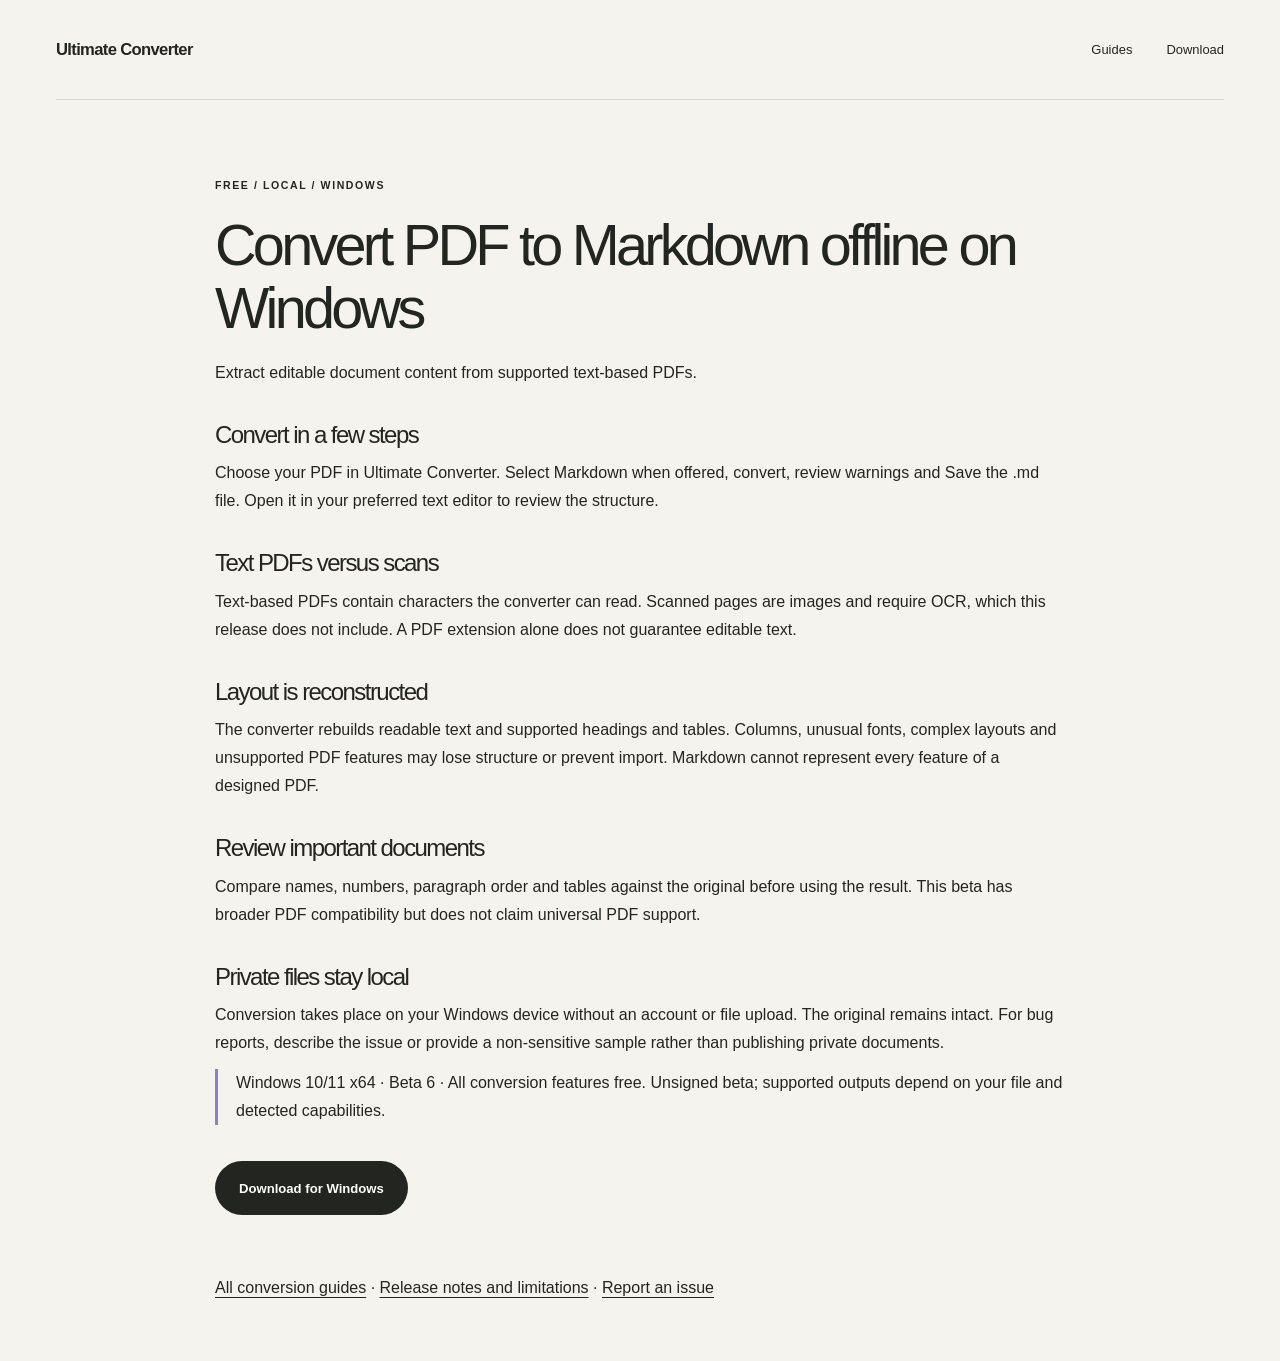
<file: guides/pdf-to-markdown.html>
<!doctype html>
<html lang="en"><head><meta charset="utf-8"><meta name="viewport" content="width=device-width,initial-scale=1"><title>Convert PDF to Markdown offline on Windows | Ultimate Converter</title><meta name="description" content="Extract editable document content from supported text-based PDFs."><link rel="canonical" href="https://nilsenj.github.io/ultimate-converter/guides/pdf-to-markdown.html"><link rel="stylesheet" href="../assets/site.css"><link rel="icon" href="../assets/app-icon.png"><meta property="og:title" content="Convert PDF to Markdown offline on Windows"><meta property="og:description" content="Extract editable document content from supported text-based PDFs."><meta property="og:url" content="https://nilsenj.github.io/ultimate-converter/guides/pdf-to-markdown.html"><meta property="og:type" content="article"><meta property="og:image" content="https://nilsenj.github.io/ultimate-converter/assets/social-preview.png"></head>
<body><a class="skip" href="#main">Skip to content</a><header class="site-header wrap"><a class="brand" href="../">Ultimate Converter</a><nav aria-label="Main navigation"><a href="./">Guides</a><a href="../#download">Download</a></nav></header><main id="main" class="guide wrap"><p class="eyebrow">FREE / LOCAL / WINDOWS</p><h1>Convert PDF to Markdown offline on Windows</h1><p>Extract editable document content from supported text-based PDFs.</p><section><h2>Convert in a few steps</h2><p>Choose your PDF in Ultimate Converter. Select Markdown when offered, convert, review warnings and Save the .md file. Open it in your preferred text editor to review the structure.</p></section><section><h2>Text PDFs versus scans</h2><p>Text-based PDFs contain characters the converter can read. Scanned pages are images and require OCR, which this release does not include. A PDF extension alone does not guarantee editable text.</p></section><section><h2>Layout is reconstructed</h2><p>The converter rebuilds readable text and supported headings and tables. Columns, unusual fonts, complex layouts and unsupported PDF features may lose structure or prevent import. Markdown cannot represent every feature of a designed PDF.</p></section><section><h2>Review important documents</h2><p>Compare names, numbers, paragraph order and tables against the original before using the result. This beta has broader PDF compatibility but does not claim universal PDF support.</p></section><section><h2>Private files stay local</h2><p>Conversion takes place on your Windows device without an account or file upload. The original remains intact. For bug reports, describe the issue or provide a non-sensitive sample rather than publishing private documents.</p></section><p class="guide-note">Windows 10/11 x64 · Beta 6 · All conversion features free. Unsigned beta; supported outputs depend on your file and detected capabilities.</p><a class="button primary" href="../#download">Download for Windows</a><nav aria-label="More resources"><a href="./">All conversion guides</a> · <a href="https://github.com/nilsenj/ultimate-converter/releases/tag/v0.1.0-beta.6">Release notes and limitations</a> · <a href="https://github.com/nilsenj/ultimate-converter/issues">Report an issue</a></nav></main></body></html>
</file>
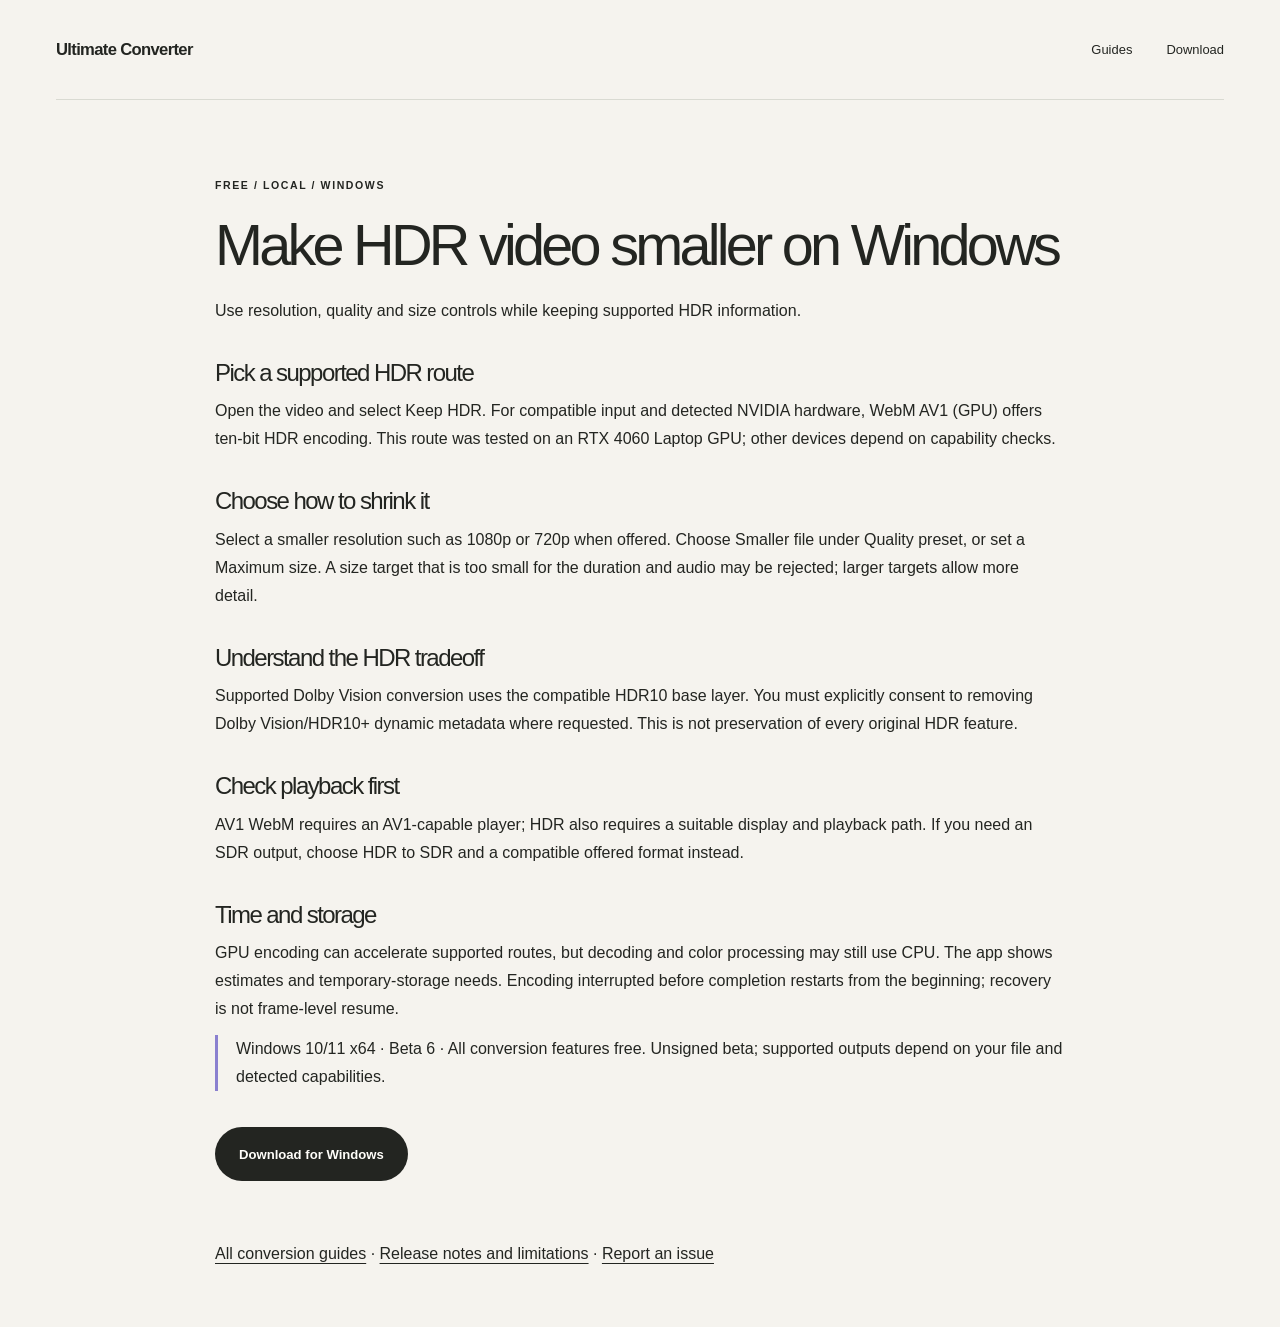
<file: guides/shrink-hdr-video.html>
<!doctype html>
<html lang="en"><head><meta charset="utf-8"><meta name="viewport" content="width=device-width,initial-scale=1"><title>Make HDR video smaller on Windows | Ultimate Converter</title><meta name="description" content="Use resolution, quality and size controls while keeping supported HDR information."><link rel="canonical" href="https://nilsenj.github.io/ultimate-converter/guides/shrink-hdr-video.html"><link rel="stylesheet" href="../assets/site.css"><link rel="icon" href="../assets/app-icon.png"><meta property="og:title" content="Make HDR video smaller on Windows"><meta property="og:description" content="Use resolution, quality and size controls while keeping supported HDR information."><meta property="og:url" content="https://nilsenj.github.io/ultimate-converter/guides/shrink-hdr-video.html"><meta property="og:type" content="article"><meta property="og:image" content="https://nilsenj.github.io/ultimate-converter/assets/social-preview.png"></head>
<body><a class="skip" href="#main">Skip to content</a><header class="site-header wrap"><a class="brand" href="../">Ultimate Converter</a><nav aria-label="Main navigation"><a href="./">Guides</a><a href="../#download">Download</a></nav></header><main id="main" class="guide wrap"><p class="eyebrow">FREE / LOCAL / WINDOWS</p><h1>Make HDR video smaller on Windows</h1><p>Use resolution, quality and size controls while keeping supported HDR information.</p><section><h2>Pick a supported HDR route</h2><p>Open the video and select Keep HDR. For compatible input and detected NVIDIA hardware, WebM AV1 (GPU) offers ten-bit HDR encoding. This route was tested on an RTX 4060 Laptop GPU; other devices depend on capability checks.</p></section><section><h2>Choose how to shrink it</h2><p>Select a smaller resolution such as 1080p or 720p when offered. Choose Smaller file under Quality preset, or set a Maximum size. A size target that is too small for the duration and audio may be rejected; larger targets allow more detail.</p></section><section><h2>Understand the HDR tradeoff</h2><p>Supported Dolby Vision conversion uses the compatible HDR10 base layer. You must explicitly consent to removing Dolby Vision/HDR10+ dynamic metadata where requested. This is not preservation of every original HDR feature.</p></section><section><h2>Check playback first</h2><p>AV1 WebM requires an AV1-capable player; HDR also requires a suitable display and playback path. If you need an SDR output, choose HDR to SDR and a compatible offered format instead.</p></section><section><h2>Time and storage</h2><p>GPU encoding can accelerate supported routes, but decoding and color processing may still use CPU. The app shows estimates and temporary-storage needs. Encoding interrupted before completion restarts from the beginning; recovery is not frame-level resume.</p></section><p class="guide-note">Windows 10/11 x64 · Beta 6 · All conversion features free. Unsigned beta; supported outputs depend on your file and detected capabilities.</p><a class="button primary" href="../#download">Download for Windows</a><nav aria-label="More resources"><a href="./">All conversion guides</a> · <a href="https://github.com/nilsenj/ultimate-converter/releases/tag/v0.1.0-beta.6">Release notes and limitations</a> · <a href="https://github.com/nilsenj/ultimate-converter/issues">Report an issue</a></nav></main></body></html>
</file>
<file: assets/site.css>
@charset "UTF-8";
:root {
  --paper:#f5f3ee;
  --ink:#232521;
  --muted:#62645f;
  --line:#d9dad2;
  --lavender:#d0c3f5;
  --purple:#625180;
  --white:#fffefa;
  --radius:26px;
  color-scheme:light;
  font-family:Inter,"Segoe UI",Arial,sans-serif;
  color:var(--ink);
  background:var(--paper);
  font-synthesis:none;
}
* {
  box-sizing:border-box;
}
html {
  scroll-behavior:smooth;
  scroll-padding-top:28px;
}
body {
  margin:0;
}
a {
  color:inherit;
  text-underline-offset:4px;
}
button,a,summary {
  -webkit-tap-highlight-color:transparent;
}
a:focus-visible,summary:focus-visible {
  outline:3px solid #705491;
  outline-offset:5px;
  border-radius:5px;
}
img {
  max-width:100%;
  display:block;
}
svg {
  fill:none;
  stroke:currentColor;
  stroke-width:1.8;
  stroke-linecap:round;
  stroke-linejoin:round;
}
h1,h2,h3,p,figure {
  margin:0;
}
h1,h2 {
  font-weight:500;
  letter-spacing:-.065em;
  line-height:1.02;
}
h1 em,h2 em {
  font-family:Georgia,"Times New Roman",serif;
  font-weight:400;
  letter-spacing:-.065em;
}
h2 {
  font-size:clamp(2.6rem,4.5vw,4.5rem);
}
h3 {
  font-size:1.38rem;
  font-weight:550;
  letter-spacing:-.04em;
}
p {
  line-height:1.65;
}
a {
  transition:color .18s,background .18s,transform .18s;
}
.wrap {
  width:min(1280px,calc(100% - 112px));
  margin-inline:auto;
}
.section {
  padding-block:112px;
}
.eyebrow {
  font-size:.66rem;
  font-weight:650;
  line-height:1.5;
  letter-spacing:.15em;
}
.skip {
  position:absolute;
  top:-100px;
  left:20px;
  background:var(--ink);
  color:#fff;
  padding:16px;
  z-index:20;
}
.skip:focus {
  top:12px;
}
.site-header {
  display:flex;
  align-items:center;
  justify-content:space-between;
  min-height:100px;
  border-bottom:1px solid var(--line);
  gap:24px;
}
.brand {
  display:inline-flex;
  align-items:center;
  gap:10px;
  text-decoration:none;
  font-size:1.04rem;
  font-weight:650;
  letter-spacing:-.04em;
}
.brand-light {
  font-weight:400;
}
.site-header nav {
  display:flex;
  align-items:center;
  gap:34px;
  font-size:.81rem;
}
.site-header nav a {
  text-decoration:none;
}
.site-header nav a:hover,.text-link:hover {
  color:var(--purple);
}
.nav-download {
  border:1px solid var(--ink);
  border-radius:40px;
  padding:12px 20px;
  display:flex;
  gap:20px;
}
.nav-download:hover {
  background:var(--ink);
  color:var(--paper)!important;
}
.hero {
  display:grid;
  grid-template-columns:1.06fr 1fr;
  gap:4%;
  padding-top:76px;
  padding-bottom:68px;
  align-items:center;
}
.availability {
  display:flex;
  align-items:center;
  gap:8px;
  font-size:.6rem;
  letter-spacing:.13em;
}
.status-dot {
  display:inline-block;
  width:6px;
  height:6px;
  border-radius:50%;
  background:#4e7658;
  flex-shrink:0;
}
.hero h1 {
  font-size:clamp(4.4rem,7.6vw,7.25rem);
  margin:30px 0 27px;
  letter-spacing:-.073em;
}
.hero h1 em {
  color:var(--purple);
}
.hero-description {
  font-size:1.09rem;
  max-width:410px;
  color:var(--muted);
  line-height:1.65;
  letter-spacing:-.015em;
}
.hero-actions {
  display:flex;
  align-items:center;
  gap:22px;
  flex-wrap:wrap;
  margin-top:30px;
}
.button {
  display:inline-flex;
  align-items:center;
  justify-content:center;
  gap:12px;
  border-radius:50px;
  padding:18px 24px;
  font-size:.82rem;
  font-weight:600;
  text-decoration:none;
  min-height:54px;
}
.primary {
  background:var(--ink);
  color:var(--white);
}
.primary:hover {
  background:#4b3f60;
  transform:translateY(-2px);
}
.store {
  background:#0067b8;
  color:#fff;
}
.store:hover {
  background:#005a9e;
  transform:translateY(-2px);
}
.store svg {
  fill:currentColor;
  stroke:none;
}
.button svg {
  width:19px;
  height:19px;
  flex-shrink:0;
}
.download-buttons {
  display:flex;
  justify-content:center;
  gap:12px;
  flex-wrap:wrap;
}
.text-link {
  font-size:.81rem;
  font-weight:550;
  text-decoration:none;
  display:inline-flex;
  align-items:center;
  gap:13px;
  min-height:44px;
}
.download-note {
  font-size:.67rem;
  color:var(--muted);
  line-height:1.85;
  margin-top:16px;
}
.download-note a {
  display:inline-block;
  margin-top:3px;
}
.hero-visual {
  position:relative;
  min-width:0;
  padding:20px 13px 0 20px;
  isolation:isolate;
}
.visual-orbit {
  position:absolute;
  border:1px solid #c8bed8;
  border-radius:50%;
  width:96%;
  aspect-ratio:1;
  top:12%;
  left:0;
  z-index:-1;
  transform:rotate(-20deg) scaleY(.88);
}
.hero-visual:before {
  content:"";
  position:absolute;
  inset:0 1% 12% 4%;
  background:radial-gradient(ellipse at center,#d7cdeb 0%,#e9e3f0 55%,transparent 72%);
  z-index:-2;
}
.app-window {
  background:#101017;
  border:1px solid #4a4553;
  border-radius:15px;
  overflow:hidden;
  box-shadow:0 26px 45px -22px #2a24395c;
  transform:rotate(2deg);
  position:relative;
}
.window-bar {
  height:34px;
  display:flex;
  align-items:center;
  gap:7px;
  padding:0 15px;
  color:#c7c1d3;
  font-size:7px;
  letter-spacing:.11em;
  background:#1e1c25;
  border-bottom:1px solid #302d37;
}
.window-bar span:last-child {
  margin-left:auto;
  font-size:6px;
}
.window-dot {
  width:5px;
  height:5px;
  border-radius:50%;
  background:#bbacd9;
}
.app-preview {
  width:100%;
  height:auto;
  aspect-ratio:900/870;
  object-fit:cover;
  object-position:top;
}
.file-tag {
  position:absolute;
  display:flex;
  align-items:center;
  gap:9px;
  background:var(--white);
  box-shadow:0 8px 25px #42385615;
  padding:12px 17px;
  border:1px solid #e1dcea;
  border-radius:10px;
  font-size:.63rem;
  font-weight:500;
  z-index:2;
  transform:rotate(-5deg);
}
.tag-top {
  right:-10px;
  top:0;
}
.file-symbol {
  font-size:1rem;
  color:#695887;
}
.hero-visual figcaption {
  display:flex;
  align-items:center;
  gap:7px;
  justify-content:center;
  margin-top:23px;
  color:var(--muted);
  font-size:.61rem;
}
.principles {
  display:flex;
  align-items:center;
  justify-content:space-between;
  padding-block:29px;
  border-block:1px solid var(--line);
  gap:18px;
}
.principles>span {
  display:flex;
  align-items:center;
  gap:11px;
  font-size:.75rem;
  color:#575a51;
}
.principles>span>span {
  font-size:1.15rem;
  color:var(--purple);
}
.section-heading {
  display:flex;
  align-items:flex-end;
  justify-content:space-between;
  gap:40px;
  margin-bottom:46px;
}
.section-heading .eyebrow {
  margin-bottom:22px;
  color:var(--muted);
}
.section-heading>p {
  max-width:280px;
  font-size:.9rem;
  color:var(--muted);
}
.feature-grid {
  display:grid;
  grid-template-columns:repeat(4,minmax(0,1fr));
  gap:16px;
}
.feature-card {
  padding:24px 22px;
  border:1px solid var(--line);
  border-radius:var(--radius);
  background:#f0efe8;
  min-width:0;
}
.card-top {
  display:flex;
  justify-content:space-between;
  align-items:center;
}
.category-icon {
  font-size:1.65rem;
  line-height:1;
  color:#575e52;
}
.code-icon {
  font-family:monospace;
  font-size:1.25rem;
}
.card-number {
  font-size:.65rem;
  color:#6b6f66;
}
.format-art {
  height:162px;
  position:relative;
  display:flex;
  align-items:center;
  justify-content:center;
  margin:14px 0 20px;
}
.format-chip {
  position:absolute;
  bottom:7px;
  right:0;
  background:var(--white);
  box-shadow:0 6px 15px #20251d0c;
  border:1px solid #d7d7cd;
  border-radius:8px;
  padding:10px 12px;
  font-family:monospace;
  font-size:.73rem;
  transform:rotate(4deg);
  white-space:nowrap;
}
.format-chip b {
  font-weight:400;
  color:#697366;
  margin-inline:5px;
}
.feature-card h3 {
  font-size:1.22rem;
  line-height:1.22;
  min-height:3em;
  max-width:210px;
}
.feature-card p {
  font-size:.79rem;
  line-height:1.7;
  color:var(--muted);
  margin:12px 0 24px;
}
.formats {
  padding-top:17px;
  border-top:1px solid #d4d5cb;
  font-family:monospace;
  font-size:.61rem;
  line-height:1.8;
  white-space:normal;
  color:#50534c;
}
.formats span {
  color:#84897b;
  margin:0 3px;
}
.photo-tile {
  width:132px;
  height:112px;
  border:6px solid #fffefa;
  border-radius:9px;
  background:#ccd3bc;
  position:relative;
  overflow:hidden;
  transform:rotate(-9deg);
  box-shadow:0 7px 15px #414b2d13;
}
.sun {
  position:absolute;
  border-radius:50%;
  width:23px;
  height:23px;
  background:#fbf7c7;
  left:20px;
  top:13px;
}
.mountain {
  position:absolute;
  width:180px;
  height:90px;
  border-radius:25px;
  background:#7f907b;
  transform:rotate(35deg);
  left:35px;
  top:54px;
}
.mountain:after {
  content:"";
  position:absolute;
  width:100px;
  height:100px;
  background:#a4b196;
  transform:rotate(-75deg);
  top:60px;
  left:-20px;
}
.document-card {
  background:#eeeaf2;
  border-color:#ded9e5;
}
.paper {
  height:123px;
  width:100px;
  background:var(--white);
  border:1px solid #d6d0dd;
  border-radius:8px;
  padding:17px;
  transform:rotate(-8deg);
  box-shadow:0 7px 18px #4e3e6c12;
}
.paper b {
  font-family:Georgia,serif;
  font-size:30px;
  font-weight:400;
  color:#756082;
}
.paper i {
  display:block;
  height:2px;
  background:#c5bbcf;
  margin-top:9px;
}
.paper i:last-child {
  width:65%;
}
.media-card {
  background:#e9edf0;
  border-color:#d7dee1;
}
.wave {
  display:flex;
  align-items:center;
  gap:4px;
  height:98px;
  transform:rotate(-7deg);
}
.wave i {
  width:4px;
  border-radius:4px;
  background:#7a8e9d;
  height:30%;
}
.wave i:nth-child(3n) {
  height:90%;
}
.wave i:nth-child(3n+1) {
  height:55%;
}
.wave i:nth-child(5n) {
  height:72%;
}
.text-card {
  background:#eeeee7;
}
.code-lines {
  border:1px solid #d0d4c6;
  background:#f7f7f1;
  border-radius:9px;
  padding:11px 16px;
  transform:rotate(-7deg);
  font-family:monospace;
  color:#677459;
  width:175px;
  font-size:.8rem;
}
.code-lines p {
  font-size:.64rem;
  margin:4px 0;
  line-height:1.5;
  color:#677459;
}
.feature-footnote {
  font-size:.68rem;
  max-width:730px;
  color:var(--muted);
  margin-top:25px;
}
.feature-footnote a {
  white-space:nowrap;
}
.privacy-section {
  background:#242822;
  color:#f2f2e8;
  overflow:hidden;
}
.privacy-inner {
  display:grid;
  grid-template-columns:1fr 1fr;
  gap:70px;
  padding-block:95px;
  align-items:center;
}
.privacy-art {
  height:370px;
  position:relative;
  display:flex;
  align-items:center;
  justify-content:center;
}
.privacy-ring {
  position:absolute;
  border:1px solid #495044;
  border-radius:50%;
  aspect-ratio:1;
  width:350px;
}
.ring-inner {
  width:260px;
  border-style:dashed;
  border-color:#5c6354;
}
.lock-tile {
  width:133px;
  height:150px;
  background:linear-gradient(135deg,#d5c8f1,#9caab5);
  border:1px solid #d6c7ed;
  border-radius:29px;
  display:grid;
  place-items:center;
  transform:rotate(-9deg);
  box-shadow:0 20px 60px #0003;
}
.lock-tile svg {
  width:65px;
  color:#3e3f47;
  stroke-width:2;
}
.privacy-caption {
  position:absolute;
  bottom:0;
  color:#b1b9aa;
  letter-spacing:.2em;
  font-size:.6rem;
}
.privacy-copy .eyebrow {
  color:#bcc4b5;
  margin-bottom:22px;
}
.privacy-copy h2 {
  font-size:clamp(2.6rem,4.1vw,4rem);
}
.privacy-copy h2 em {
  color:#d4c5ed;
}
.privacy-copy>p:not(.eyebrow) {
  color:#c0c5b9;
  font-size:.88rem;
  max-width:410px;
  margin-top:24px;
}
.privacy-copy ul {
  padding:0;
  list-style:none;
  margin:24px 0 0;
  display:grid;
  gap:12px;
  font-size:.79rem;
  color:#e1e4dc;
}
.privacy-copy li:before {
  content:"✓";
  color:#c7b8e2;
  margin-right:12px;
}
.steps {
  display:grid;
  grid-template-columns:repeat(3,1fr);
  gap:56px;
  margin-top:64px;
}
.step-number {
  display:block;
  border-top:1px solid #bebfb5;
  padding-top:15px;
  font-family:Georgia,serif;
  font-style:italic;
  font-size:2rem;
  color:var(--purple);
  margin-bottom:25px;
}
.steps h3 {
  font-size:1.45rem;
}
.steps p {
  font-size:.85rem;
  color:var(--muted);
  margin-top:12px;
  max-width:290px;
}
.demo {
  background:#e6dfed;
  border:1px solid #d9cfe2;
  border-radius:var(--radius);
  padding:48px 52px;
  display:flex;
  align-items:center;
  justify-content:space-between;
  gap:50px;
}
.demo h2 {
  font-size:3rem;
  margin-top:18px;
}
.demo p:not(.eyebrow) {
  font-size:.84rem;
  color:#605567;
  margin-top:20px;
}
.demo .eyebrow {
  color:#64546e;
}
.demo-link {
  display:flex;
  align-items:center;
  gap:20px;
  min-width:40%;
  text-decoration:none;
  border-top:1px solid #b9acc5;
  border-bottom:1px solid #b9acc5;
  padding:27px 0;
  font-size:.92rem;
}
.play {
  display:grid;
  place-items:center;
  width:58px;
  height:58px;
  border:1px solid #6c5c7c;
  border-radius:50%;
  font-size:1.6rem;
  flex-shrink:0;
}
.demo-link small {
  display:block;
  font-size:.68rem;
  color:#6b5e76;
  margin-top:8px;
}
.demo-arrow {
  margin-left:auto;
  font-size:1.5rem;
}
.demo-link:hover .play {
  background:#d2c2e2;
}
.faq-section {
  display:grid;
  grid-template-columns:1fr 1.25fr;
  gap:80px;
}
.faq-heading .eyebrow {
  margin-bottom:22px;
}
.faq-heading .text-link {
  margin-top:28px;
}
.faq-list {
  border-top:1px solid var(--line);
}
details {
  border-bottom:1px solid var(--line);
}
summary {
  display:flex;
  gap:20px;
  align-items:center;
  justify-content:space-between;
  list-style:none;
  cursor:pointer;
  padding:24px 0;
  font-size:.92rem;
  font-weight:500;
  line-height:1.5;
}
summary::-webkit-details-marker {
  display:none;
}
summary span {
  font-size:1.3rem;
  font-weight:300;
  color:var(--purple);
}
details[open] summary span {
  transform:rotate(45deg);
}
details p {
  padding-bottom:24px;
  color:var(--muted);
  font-size:.82rem;
  max-width:94%;
}
#release-notes {
  display:grid;
  grid-template-columns:minmax(0,1fr) minmax(0,1fr);
  gap:20px 64px;
  border-top:1px solid var(--line);
}
#release-notes .eyebrow {
  grid-column:1/-1;
  color:var(--purple);
}
#release-notes h2 {
  grid-row:2/span 3;
  max-width:630px;
}
#release-notes p:not(.eyebrow) {
  max-width:60ch;
  color:var(--muted);
  font-size:.9rem;
}
#release-notes p:last-child a {
  color:var(--purple);
  font-weight:600;
}
@media(max-width:760px) {
  #release-notes {grid-template-columns:1fr;gap:18px}
  #release-notes .eyebrow {grid-column:auto}
  #release-notes h2 {grid-row:auto}
}
.download-section {
  background:#e9e7df;
  border:1px solid #dedcd3;
  border-radius:32px;
  margin-bottom:65px;
  text-align:center;
  position:relative;
  overflow:hidden;
}
.download-inner {
  position:relative;
  padding:65px 24px;
}
.download-inner>img {
  margin:0 auto 28px;
  border-radius:20px;
}
.download-inner .eyebrow {
  font-size:.6rem;
  color:#5f6155;
}
.download-inner h2 {
  font-size:clamp(3rem,5.4vw,5.3rem);
  margin:25px 0 20px;
}
.download-inner>p:not(.eyebrow):not(.download-note) {
  font-size:.9rem;
  color:var(--muted);
  margin-bottom:28px;
}
.download-alternatives {
  display:flex;
  gap:16px;
  justify-content:center;
  flex-wrap:wrap;
  margin-top:16px;
  font-size:.7rem;
}
.download-alternatives span {
  color:#929387;
}
.site-footer {
  display:flex;
  justify-content:space-between;
  gap:40px;
  padding-bottom:42px;
}
.site-footer .brand {
  font-size:.93rem;
}
.site-footer p {
  font-size:.7rem;
  line-height:1.8;
  color:var(--muted);
  margin-top:17px;
}
.site-footer nav {
  display:flex;
  flex-direction:column;
  gap:16px;
  font-size:.75rem;
  padding-top:5px;
}
.site-footer nav a {
  text-decoration:none;
  display:flex;
  justify-content:space-between;
  gap:35px;
}
.site-footer nav a:hover {
  text-decoration:underline;
}
.footer-note {
  font-size:.58rem;
  letter-spacing:.14em;
  line-height:1.8;
  color:var(--muted);
  padding-top:5px;
}
@media(min-width:1000px) and (prefers-reduced-motion:no-preference) {
  .hero-copy {
    animation:arrive .7s both;
  }
  .hero-visual {
    animation:arrive 1s .12s both;
  }
  @keyframes arrive {
    from {
      translate:0 14px;
    }
    to {
      translate:0 0;
    }
  }
}
@media(min-width:1600px) {
  .hero h1 {
    font-size:7.5rem;
  }
  .hero {
    gap:70px;
  }
}
@media(max-width:1100px) {
  .wrap {
    width:calc(100% - 72px);
  }
  .hero {
    gap:28px;
  }
  .hero h1 {
    font-size:6.5vw;
  }
  .hero-actions {
    gap:14px;
  }
  .feature-grid {
    grid-template-columns:repeat(2,minmax(0,1fr));
  }
  .feature-card {
    padding:27px;
  }
  .feature-card h3 {
    min-height:auto;
    max-width:none;
  }
  .feature-card p {
    min-height:4em;
  }
  .format-art {
    height:175px;
  }
  .privacy-inner {
    gap:40px;
  }
  .faq-section {
    gap:45px;
  }
}
@media(max-width:760px) {
  .wrap {
    width:calc(100% - 40px);
  }
  .site-header {
    min-height:82px;
    gap:12px;
  }
  .brand {
    font-size:.86rem;
    gap:7px;
  }
  .brand img {
    width:31px;
    height:31px;
  }
  .site-header nav>a:not(.nav-download) {
    display:none;
  }
  .nav-download {
    padding:10px 14px;
    gap:12px;
    font-size:.73rem;
  }
  .hero {
    grid-template-columns:1fr;
    padding-top:48px;
    padding-bottom:36px;
    gap:40px;
  }
  .hero-copy {
    max-width:580px;
  }
  .hero h1 {
    font-size:clamp(4.15rem,13vw,6.3rem);
    margin-block:24px;
  }
  .hero-description {
    font-size:1rem;
    max-width:390px;
  }
  .hero-actions {
    gap:12px 22px;
    margin-top:25px;
  }
  .hero .download-note {
    font-size:.67rem;
  }
  .hero-visual {
    width:88%;
    margin:0 auto;
    padding:16px 8px 0;
  }
  .hero-visual figcaption {
    font-size:.57rem;
    line-height:1.6;
  }
  .tag-top {
    right:-14px;
    font-size:.6rem;
  }
  .visual-orbit {
    width:88%;
    left:6%;
  }
  .principles {
    display:grid;
    grid-template-columns:1fr 1fr;
    gap:18px 10px;
    padding-block:23px;
  }
  .principles>span {
    font-size:.68rem;
    gap:7px;
  }
  .section {
    padding-block:70px;
  }
  .section-heading {
    display:block;
    margin-bottom:30px;
  }
  .section-heading>p {
    margin-top:23px;
    max-width:350px;
  }
  .section-heading .eyebrow {
    margin-bottom:17px;
  }
  h2 {
    font-size:2.9rem;
  }
  .feature-grid {
    gap:13px;
  }
  .feature-card {
    padding:20px;
  }
  .feature-card h3 {
    font-size:1.15rem;
  }
  .feature-card p {
    font-size:.78rem;
  }
  .format-art {
    height:146px;
  }
  .formats {
    font-size:.62rem;
  }
  .format-chip {
    padding:8px;
    font-size:.67rem;
  }
  .code-lines {
    font-size:.68rem;
    width:145px;
  }
  .code-lines p {
    font-size:.57rem;
    min-height:0;
  }
  .privacy-inner {
    grid-template-columns:1fr;
    gap:40px;
    padding-block:55px;
  }
  .privacy-art {
    height:280px;
    grid-row:2;
  }
  .privacy-ring {
    width:255px;
  }
  .ring-inner {
    width:200px;
  }
  .lock-tile {
    width:110px;
    height:122px;
    border-radius:24px;
  }
  .privacy-copy h2 {
    font-size:3rem;
  }
  .privacy-caption {
    font-size:.5rem;
  }
  .steps {
    grid-template-columns:1fr;
    gap:35px;
    margin-top:38px;
  }
  .step-number {
    margin-bottom:18px;
    padding-top:13px;
  }
  .steps p {
    max-width:450px;
  }
  .demo {
    padding:34px 27px;
    display:block;
  }
  .demo h2 {
    font-size:2.65rem;
  }
  .demo-link {
    margin-top:35px;
    padding:22px 0;
    font-size:.83rem;
    gap:15px;
  }
  .play {
    width:48px;
    height:48px;
  }
  .faq-section {
    grid-template-columns:1fr;
    gap:28px;
  }
  .faq-heading h2 br {
    display:none;
  }
  .faq-heading .text-link {
    margin-top:15px;
  }
  summary {
    font-size:.87rem;
    padding-block:21px;
  }
  .download-inner {
    padding:48px 20px;
  }
  .download-inner h2 {
    font-size:3.25rem;
  }
  .download-inner>img {
    width:63px;
    height:63px;
  }
  .download-inner>p:not(.eyebrow):not(.download-note) {
    font-size:.83rem;
  }
  .download-inner .download-note {
    font-size:.62rem;
  }
  .site-footer {
    flex-wrap:wrap;
    padding-bottom:30px;
    gap:30px;
  }
  .footer-note {
    display:none;
  }
  .site-footer nav {
    font-size:.71rem;
  }
  .download-section {
    margin-bottom:40px;
  }
  .download-alternatives {
    gap:12px;
    font-size:.64rem;
  }
}
@media(max-width:440px) {
  .feature-grid {
    grid-template-columns:1fr;
  }
  .feature-card {
    padding:25px;
  }
  .feature-card p {
    min-height:0;
  }
  .format-art {
    height:160px;
    margin-block:8px 20px;
  }
  .feature-card h3 {
    font-size:1.35rem;
  }
  .hero-actions {
    flex-direction:column;
    align-items:flex-start;
    gap:5px;
  }
  .hero .button {
    font-size:.78rem;
    padding:17px 22px;
  }
  .availability {
    font-size:.52rem;
    letter-spacing:.09em;
  }
  .hero h1 {
    font-size:clamp(3.75rem,15vw,4.5rem);
  }
  .hero-visual {
    width:97%;
  }
  .tag-top {
    right:-3px;
    font-size:.5rem;
    padding:10px;
  }
  .window-bar {
    font-size:6px;
    padding-inline:10px;
  }
  .window-bar span:last-child {
    font-size:5px;
  }
  .site-header .brand span.brand-light {
    display:block;
  }
  .site-header .brand {
    line-height:1.05;
  }
  .section-heading>p {
    font-size:.83rem;
  }
  .feature-footnote a {
    white-space:normal;
  }
  .download-inner h2 {
    font-size:2.7rem;
  }
  .download-inner .button {
    padding:17px 18px;
    font-size:.76rem;
  }
  .download-inner .eyebrow {
    font-size:.5rem;
  }
  .download-alternatives {
    font-size:.63rem;
    gap:10px;
  }
  .site-footer {
    flex-direction:column;
  }
  .site-footer nav {
    max-width:190px;
  }
  .privacy-copy h2 {
    font-size:2.7rem;
  }
}
@media(prefers-reduced-motion:reduce) {
  html {
    scroll-behavior:auto;
  }
  *,*:before,*:after {
    animation:none!important;
    transition:none!important;
  }
  .primary:hover {
    transform:none;
  }
}

/* Keep enlarged text inside narrow layouts. */
.hero-copy,.section-heading>*,.privacy-copy,.faq-heading{min-width:0}
h1,h2,h3,.brand{overflow-wrap:anywhere}
.button{max-width:100%}
@media(max-width:760px){.site-header{flex-wrap:wrap;padding-block:18px}.hero-copy{width:100%}.availability{flex-wrap:wrap}.demo-link{flex-wrap:wrap}.feature-card .format-art{overflow:hidden}}

#support p:not(.eyebrow){max-width:68ch;line-height:1.7;margin-top:16px}

/* Shared readable guide layout. */
.guide{max-width:850px;padding-block:64px}.guide h1{font-size:clamp(2rem,5vw,3.6rem);line-height:1.08;margin:20px 0}.guide h2{font-size:1.5rem;margin:36px 0 12px}.guide p,.guide li{line-height:1.75;margin:12px 0}.guide .button{margin:24px 0}.guide ul{padding-left:24px}.guide nav{margin-top:40px}.guide-note{border-left:3px solid #8a80cf;padding-left:18px}
</file>
